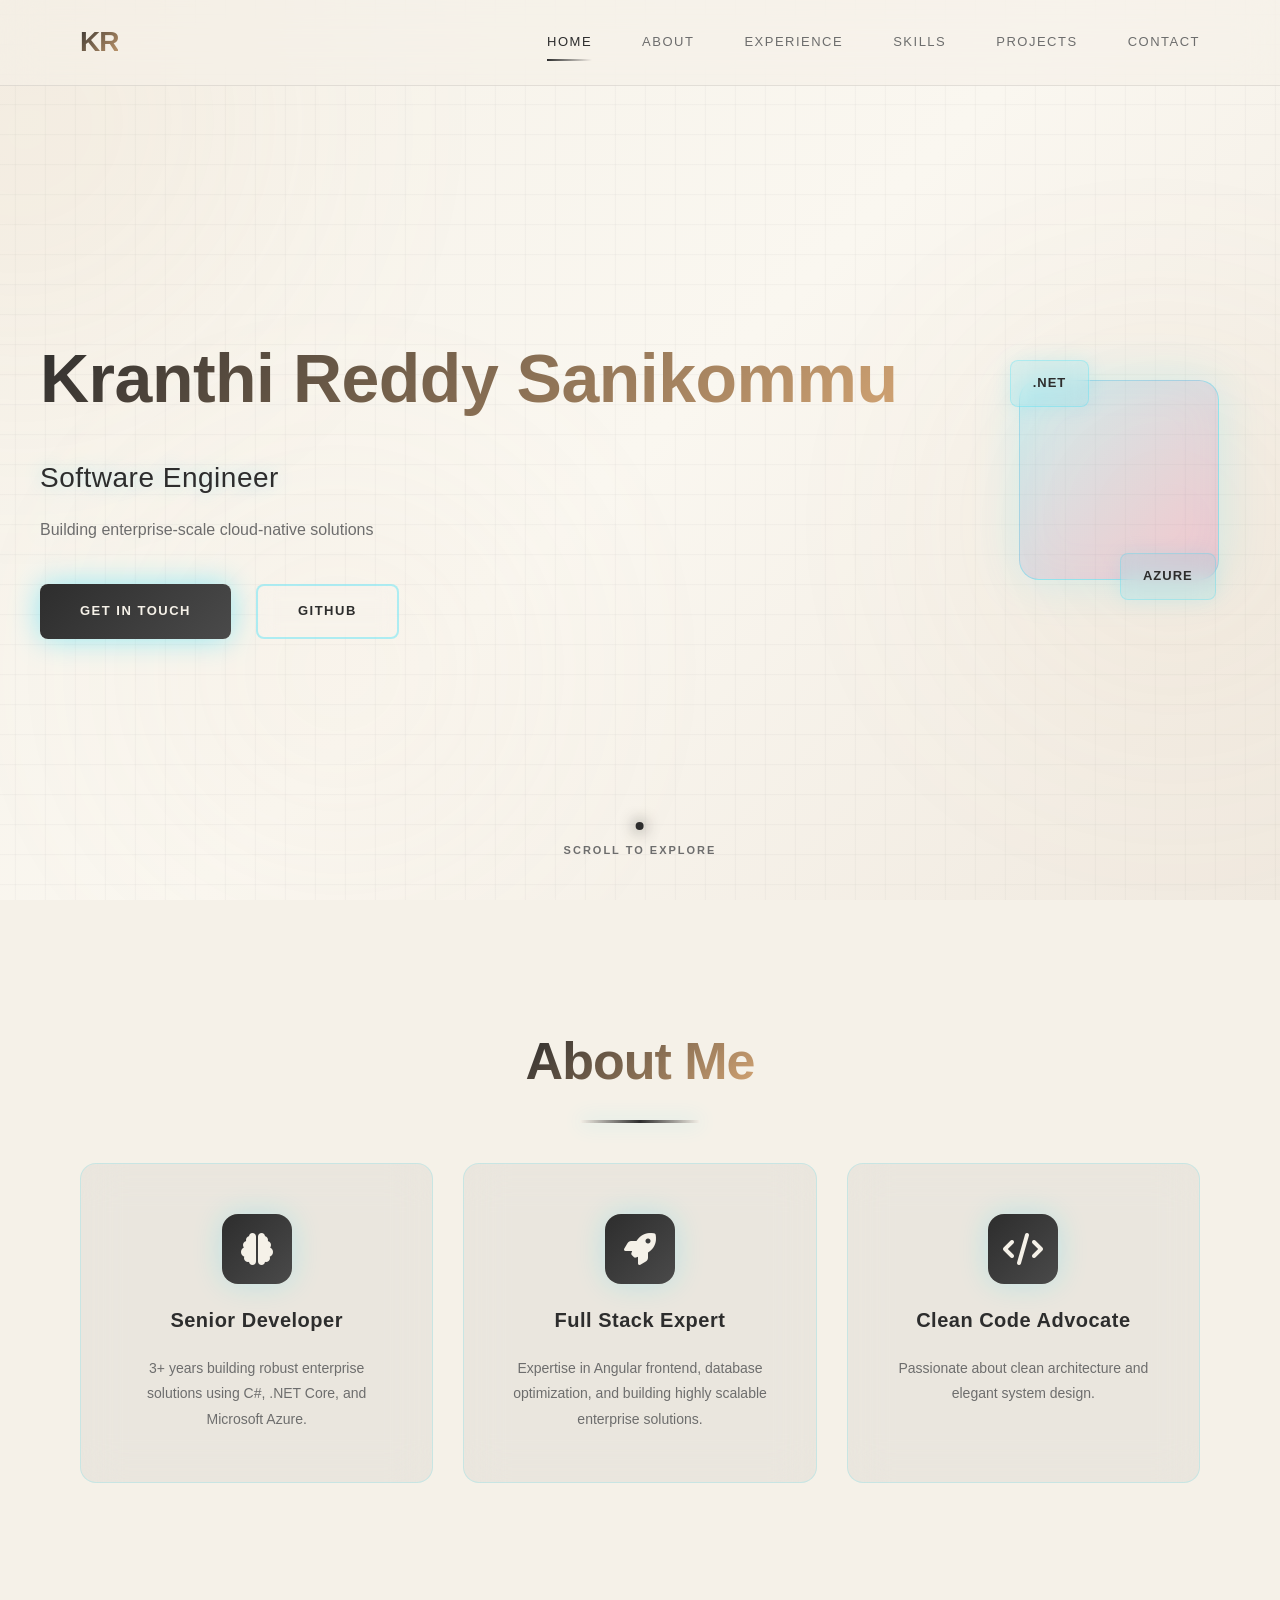
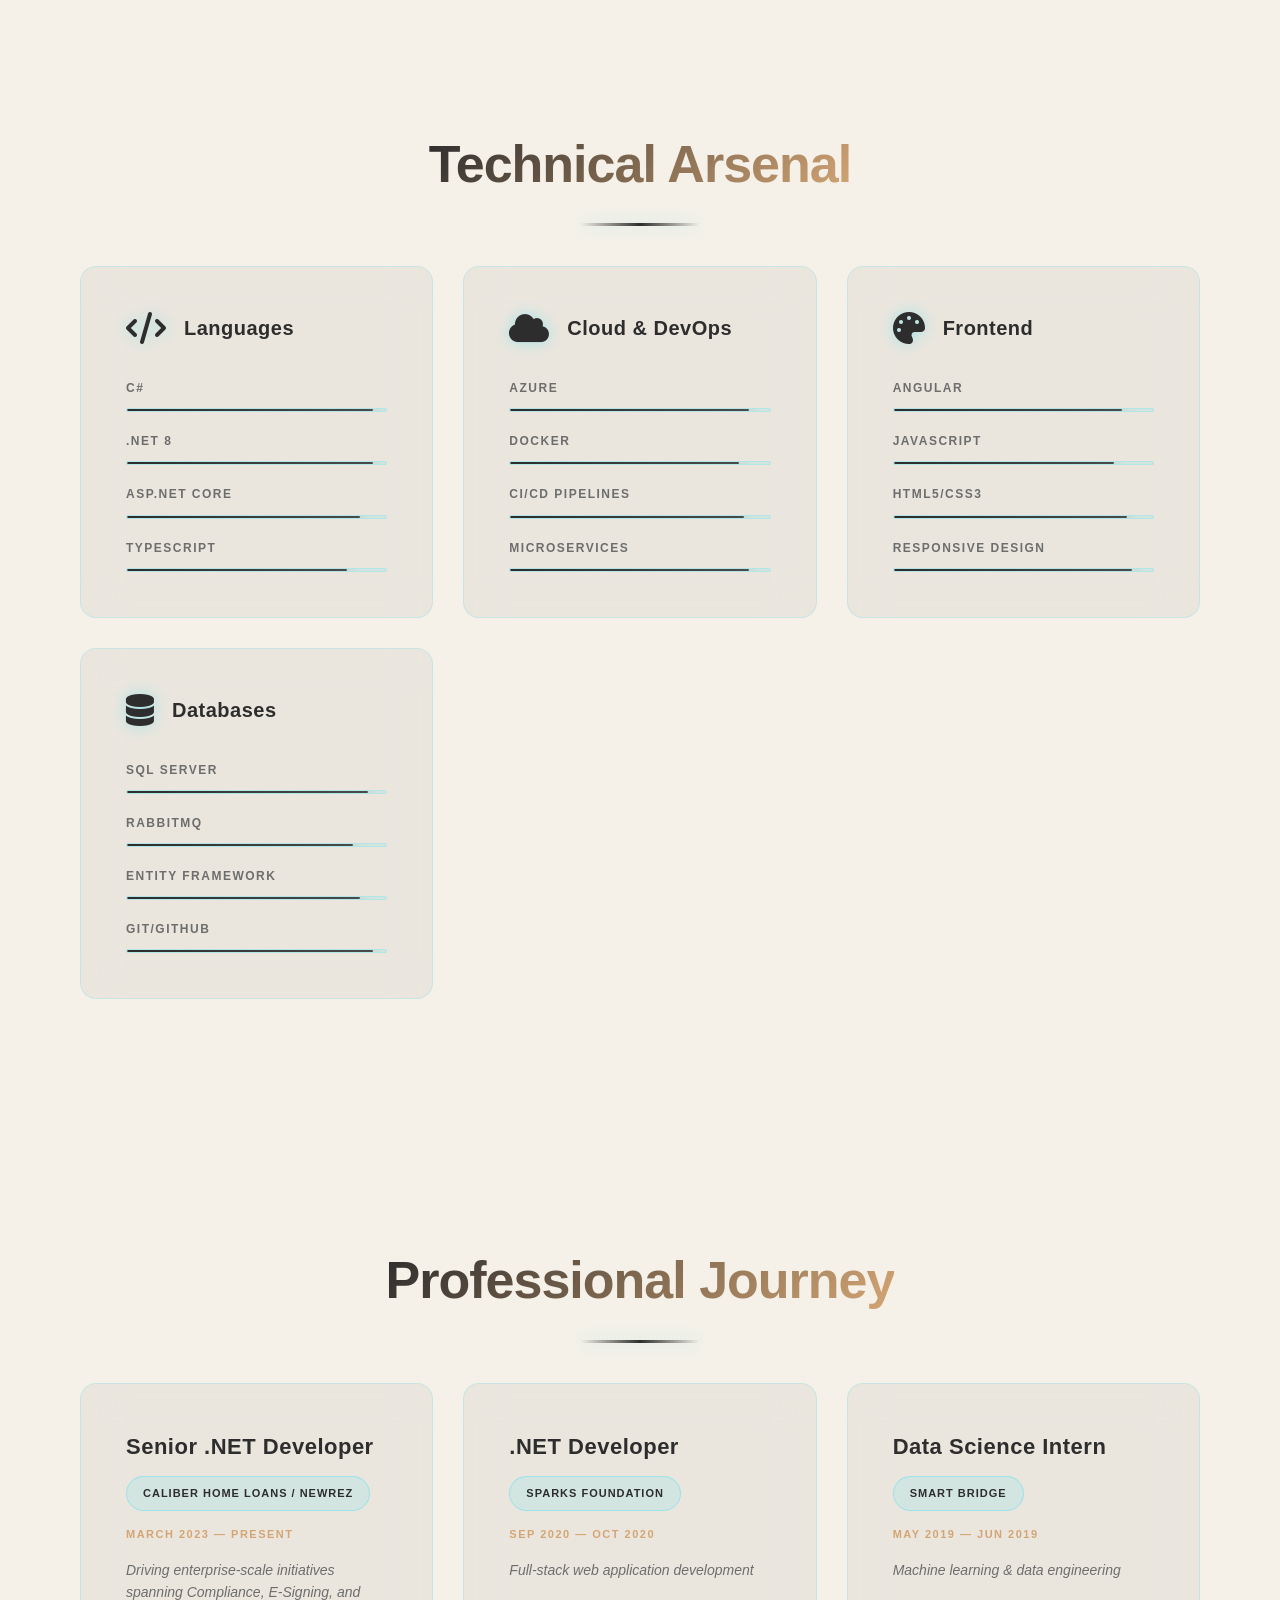
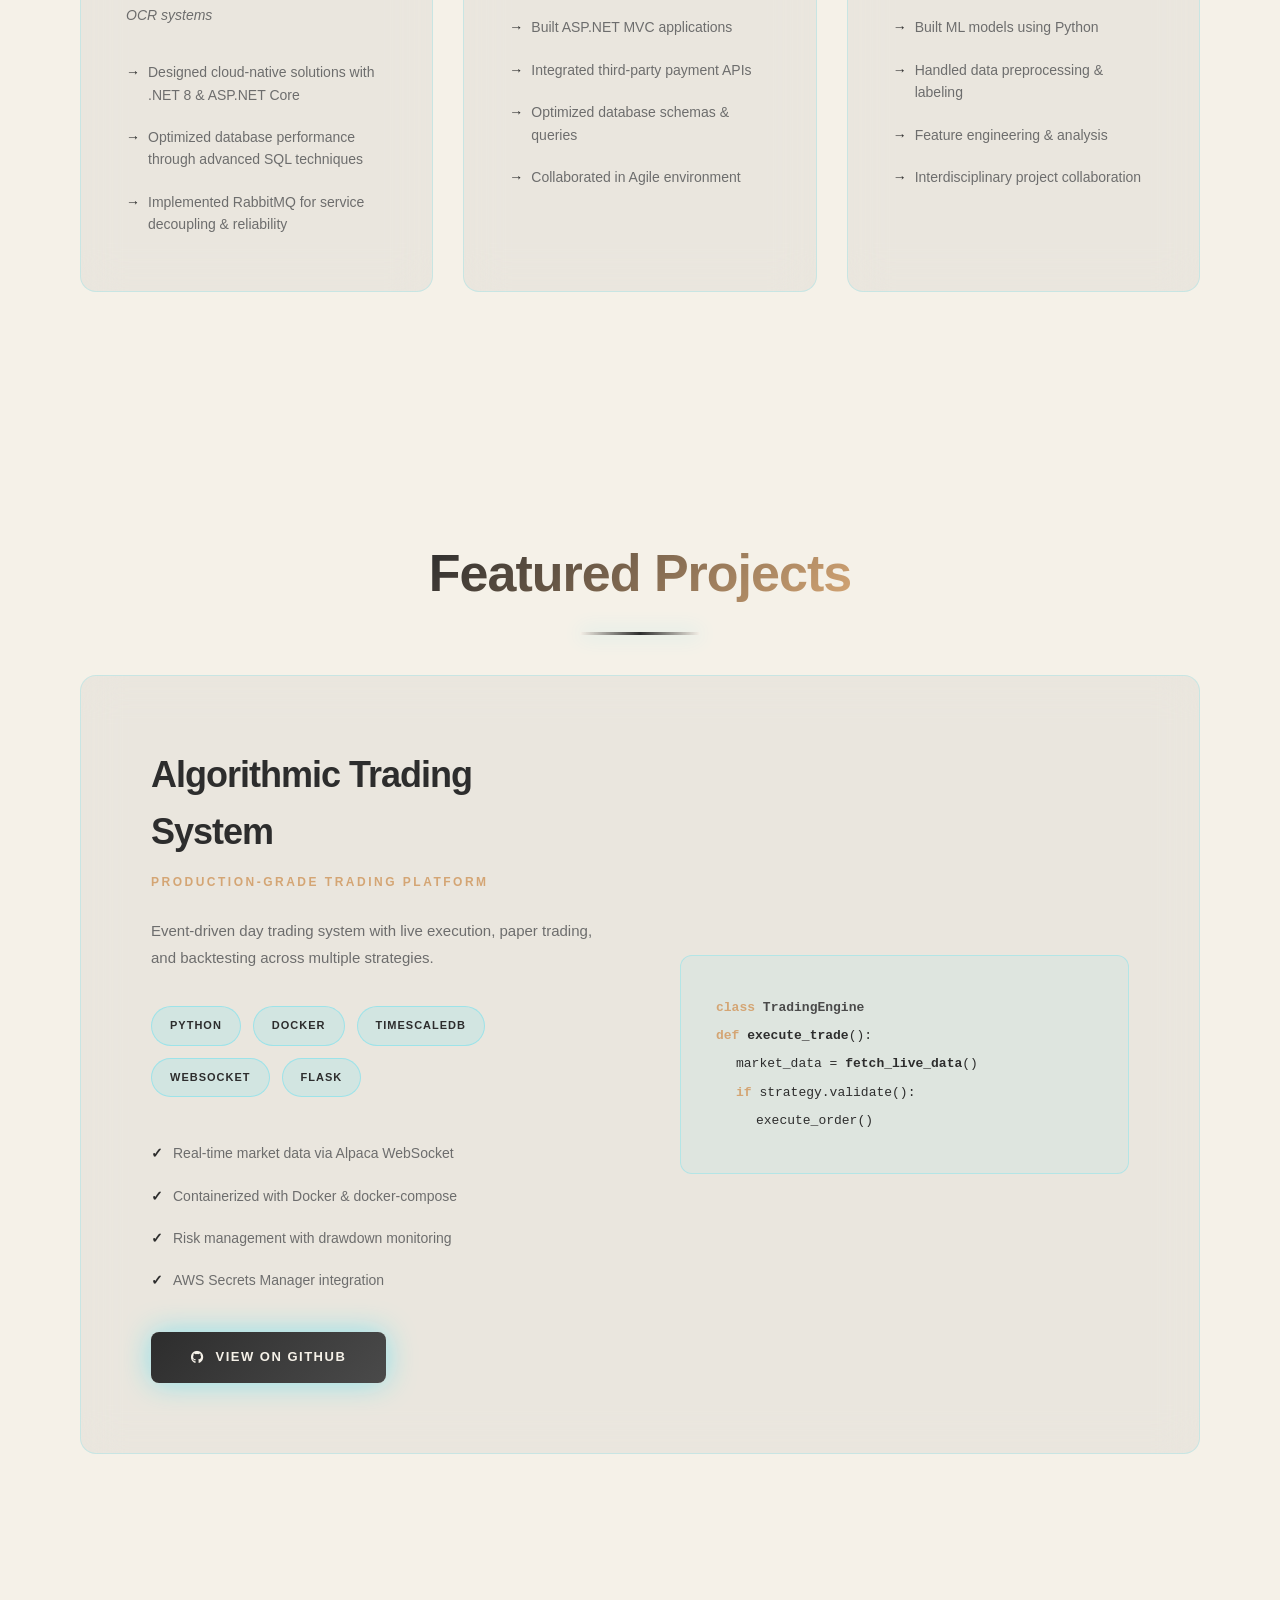
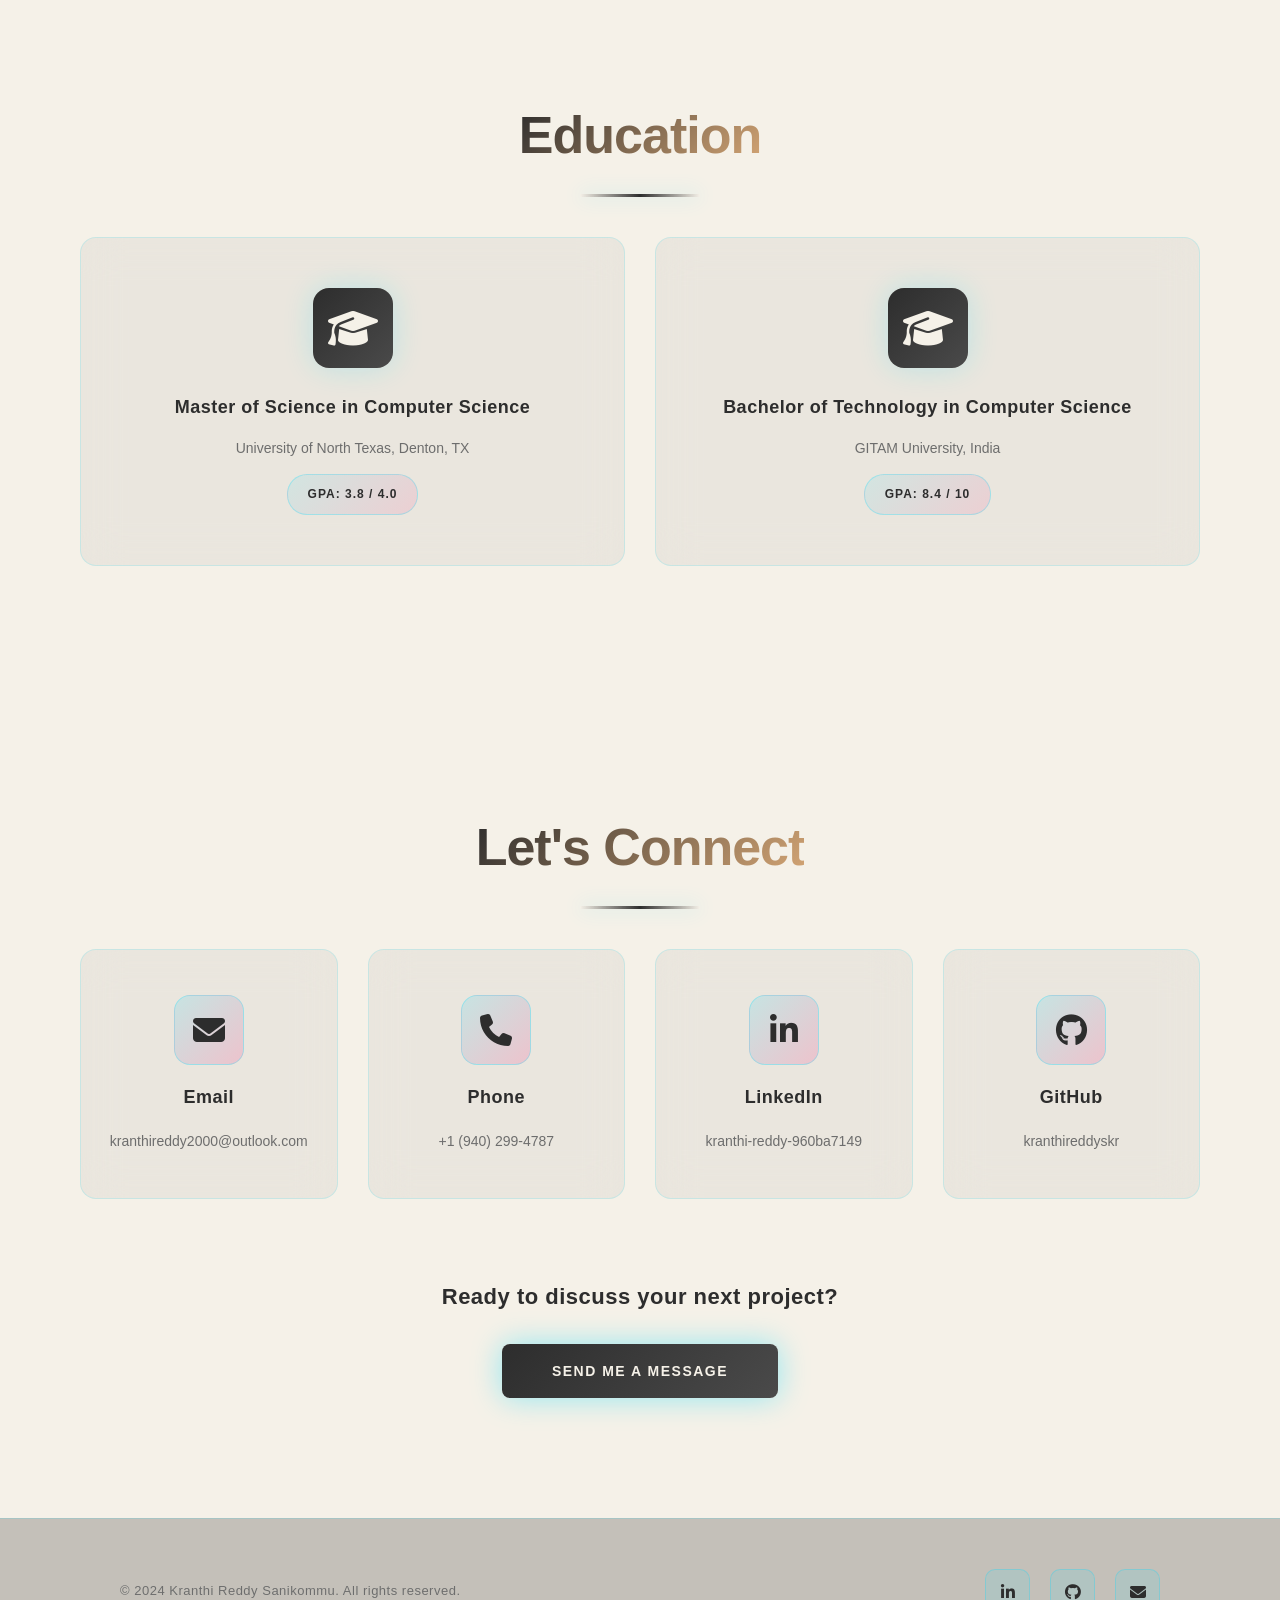
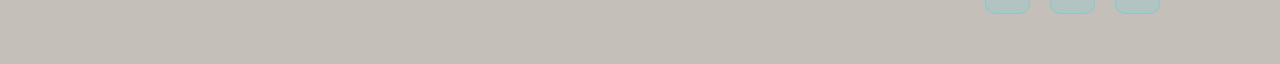
<file: index.html>
<!DOCTYPE html>
<html lang="en">
<head>
  <meta charset="UTF-8">
  <meta name="viewport" content="width=device-width, initial-scale=1.0">
  <title>Kranthi Reddy - Senior .NET Developer</title>
  <link rel="stylesheet" href="styles.css">
  <link rel="stylesheet" href="https://cdnjs.cloudflare.com/ajax/libs/font-awesome/6.4.0/css/all.min.css">
</head>
<body>
  <!-- Animated Background -->
  <div class="background-animation">
    <div class="gradient-orb orb-1"></div>
    <div class="gradient-orb orb-2"></div>
    <div class="gradient-orb orb-3"></div>
  </div>

  <!-- Navigation -->
  <nav class="navbar">
    <div class="nav-container">
      <div class="nav-logo">
        <div class="logo-3d">KR</div>
      </div>
      <div class="nav-menu" id="navMenu">
        <a href="#home" class="nav-link active">Home</a>
        <a href="#about" class="nav-link">About</a>
        <a href="#experience" class="nav-link">Experience</a>
        <a href="#skills" class="nav-link">Skills</a>
        <a href="#projects" class="nav-link">Projects</a>
        <a href="#contact" class="nav-link">Contact</a>
      </div>
      <div class="hamburger" id="hamburger">
        <span></span>
        <span></span>
        <span></span>
      </div>
    </div>
  </nav>

  <!-- Hero Section with Advanced Animation -->
  <section id="home" class="hero">
    <div class="hero-content">
      <div class="hero-text">
        <h1 class="glitch" data-text="Kranthi Reddy Sanikommu"><span class="name-line">Kranthi Reddy Sanikommu</span></h1>
        <p class="subtitle neon-text">Software Engineer</p>
        <p class="description tech-glow">Building enterprise-scale cloud-native solutions</p>

        <div class="hero-buttons">
          <a href="#contact" class="btn btn-glow">Get In Touch</a>
          <a href="https://github.com/kranthireddyskr" target="_blank" class="btn btn-glass">GitHub</a>
        </div>
      </div>
      <div class="hero-visual">
        <div class="floating-cube"></div>
        <div class="floating-elements">
          <span class="element">.NET</span>
          <span class="element">Azure</span>
        </div>
      </div>
    </div>

    <div class="scroll-indicator">
      <div class="scroll-dot"></div>
      <p>Scroll to explore</p>
    </div>
  </section>

  <!-- About Section -->
  <section id="about" class="about">
    <div class="container">
      <h2 class="section-title">
        <span class="title-text">About Me</span>
        <div class="title-underline"></div>
      </h2>

      <div class="about-grid">
        <div class="about-card glass-effect">
          <div class="card-icon">
            <i class="fas fa-brain"></i>
          </div>
          <h3>Senior Developer</h3>
          <p>3+ years building robust enterprise solutions using C#, .NET Core, and Microsoft Azure.</p>
        </div>

        <div class="about-card glass-effect">
          <div class="card-icon">
            <i class="fas fa-rocket"></i>
          </div>
          <h3>Full Stack Expert</h3>
          <p>Expertise in Angular frontend, database optimization, and building highly scalable enterprise solutions.</p>
        </div>

        <div class="about-card glass-effect">
          <div class="card-icon">
            <i class="fas fa-code"></i>
          </div>
          <h3>Clean Code Advocate</h3>
          <p>Passionate about clean architecture and elegant system design.</p>
        </div>
      </div>
    </div>
  </section>

  <!-- Skills Section with Interactive Cards -->
  <section id="skills" class="skills">
    <div class="container">
      <h2 class="section-title">
        <span class="title-text">Technical Arsenal</span>
        <div class="title-underline"></div>
      </h2>

      <div class="skills-grid">
        <div class="skill-card-advanced glass-effect">
          <div class="skill-header">
            <i class="fas fa-code"></i>
            <h3>Languages</h3>
          </div>
          <div class="skill-list">
            <div class="skill-item"><span>C#</span><div class="skill-bar"><div class="skill-fill" style="width: 95%"></div></div></div>
            <div class="skill-item"><span>.NET 8</span><div class="skill-bar"><div class="skill-fill" style="width: 95%"></div></div></div>
            <div class="skill-item"><span>ASP.NET Core</span><div class="skill-bar"><div class="skill-fill" style="width: 90%"></div></div></div>
            <div class="skill-item"><span>TypeScript</span><div class="skill-bar"><div class="skill-fill" style="width: 85%"></div></div></div>
          </div>
        </div>

        <div class="skill-card-advanced glass-effect">
          <div class="skill-header">
            <i class="fas fa-cloud"></i>
            <h3>Cloud & DevOps</h3>
          </div>
          <div class="skill-list">
            <div class="skill-item"><span>Azure</span><div class="skill-bar"><div class="skill-fill" style="width: 92%"></div></div></div>
            <div class="skill-item"><span>Docker</span><div class="skill-bar"><div class="skill-fill" style="width: 88%"></div></div></div>
            <div class="skill-item"><span>CI/CD Pipelines</span><div class="skill-bar"><div class="skill-fill" style="width: 90%"></div></div></div>
            <div class="skill-item"><span>Microservices</span><div class="skill-bar"><div class="skill-fill" style="width: 92%"></div></div></div>
          </div>
        </div>

        <div class="skill-card-advanced glass-effect">
          <div class="skill-header">
            <i class="fas fa-palette"></i>
            <h3>Frontend</h3>
          </div>
          <div class="skill-list">
            <div class="skill-item"><span>Angular</span><div class="skill-bar"><div class="skill-fill" style="width: 88%"></div></div></div>
            <div class="skill-item"><span>JavaScript</span><div class="skill-bar"><div class="skill-fill" style="width: 85%"></div></div></div>
            <div class="skill-item"><span>HTML5/CSS3</span><div class="skill-bar"><div class="skill-fill" style="width: 90%"></div></div></div>
            <div class="skill-item"><span>Responsive Design</span><div class="skill-bar"><div class="skill-fill" style="width: 92%"></div></div></div>
          </div>
        </div>

        <div class="skill-card-advanced glass-effect">
          <div class="skill-header">
            <i class="fas fa-database"></i>
            <h3>Databases</h3>
          </div>
          <div class="skill-list">
            <div class="skill-item"><span>SQL Server</span><div class="skill-bar"><div class="skill-fill" style="width: 93%"></div></div></div>
            <div class="skill-item"><span>RabbitMQ</span><div class="skill-bar"><div class="skill-fill" style="width: 87%"></div></div></div>
            <div class="skill-item"><span>Entity Framework</span><div class="skill-bar"><div class="skill-fill" style="width: 90%"></div></div></div>
            <div class="skill-item"><span>Git/GitHub</span><div class="skill-bar"><div class="skill-fill" style="width: 95%"></div></div></div>
          </div>
        </div>
      </div>
    </div>
  </section>

  <!-- Experience Section -->
  <section id="experience" class="experience">
    <div class="container">
      <h2 class="section-title">
        <span class="title-text">Professional Journey</span>
        <div class="title-underline"></div>
      </h2>

      <div class="experience-grid">
        <div class="experience-card glass-effect">
          <div class="experience-header">
            <h3>Senior .NET Developer</h3>
            <span class="company-badge">Caliber Home Loans / NewRez</span>
          </div>
          <p class="experience-date">March 2023 — Present</p>
          <p class="experience-desc">Driving enterprise-scale initiatives spanning Compliance, E-Signing, and OCR systems</p>
          <ul class="experience-achievements">
            <li>Designed cloud-native solutions with .NET 8 & ASP.NET Core</li>
            <li>Optimized database performance through advanced SQL techniques</li>
            <li>Implemented RabbitMQ for service decoupling & reliability</li>
          </ul>
        </div>

        <div class="experience-card glass-effect">
          <div class="experience-header">
            <h3>.NET Developer</h3>
            <span class="company-badge">Sparks Foundation</span>
          </div>
          <p class="experience-date">Sep 2020 — Oct 2020</p>
          <p class="experience-desc">Full-stack web application development</p>
          <ul class="experience-achievements">
            <li>Built ASP.NET MVC applications</li>
            <li>Integrated third-party payment APIs</li>
            <li>Optimized database schemas & queries</li>
            <li>Collaborated in Agile environment</li>
          </ul>
        </div>

        <div class="experience-card glass-effect">
          <div class="experience-header">
            <h3>Data Science Intern</h3>
            <span class="company-badge">Smart Bridge</span>
          </div>
          <p class="experience-date">May 2019 — Jun 2019</p>
          <p class="experience-desc">Machine learning & data engineering</p>
          <ul class="experience-achievements">
            <li>Built ML models using Python</li>
            <li>Handled data preprocessing & labeling</li>
            <li>Feature engineering & analysis</li>
            <li>Interdisciplinary project collaboration</li>
          </ul>
        </div>
      </div>
    </div>
  </section>

  <!-- Featured Projects -->
  <section id="projects" class="projects">
    <div class="container">
      <h2 class="section-title">
        <span class="title-text">Featured Projects</span>
        <div class="title-underline"></div>
      </h2>

      <div class="project-showcase glass-effect">
        <div class="project-content">
          <h3 class="project-title">Algorithmic Trading System</h3>
          <p class="project-type">Production-Grade Trading Platform</p>
          <p class="project-description">
            Event-driven day trading system with live execution, paper trading, and backtesting across multiple strategies.
          </p>

          <div class="tech-stack">
            <span class="tech">Python</span>
            <span class="tech">Docker</span>
            <span class="tech">TimescaleDB</span>
            <span class="tech">WebSocket</span>
            <span class="tech">Flask</span>
          </div>

          <ul class="project-features">
            <li>Real-time market data via Alpaca WebSocket</li>
            <li>Containerized with Docker & docker-compose</li>
            <li>Risk management with drawdown monitoring</li>
            <li>AWS Secrets Manager integration</li>
          </ul>

          <a href="https://github.com/kranthireddyskr/trading-system" target="_blank" class="btn btn-glow">
            <i class="fab fa-github"></i> View on GitHub
          </a>
        </div>
        <div class="project-visual">
          <div class="code-block">
            <div class="code-line"><span class="code-keyword">class</span> <span class="code-class">TradingEngine</span></div>
            <div class="code-line"><span class="code-keyword">def</span> <span class="code-function">execute_trade</span>():</div>
            <div class="code-line indent">market_data = <span class="code-function">fetch_live_data</span>()</div>
            <div class="code-line indent"><span class="code-keyword">if</span> strategy.validate():</div>
            <div class="code-line indent-2">execute_order()</div>
          </div>
        </div>
      </div>
    </div>
  </section>

  <!-- Education -->
  <section id="education" class="education">
    <div class="container">
      <h2 class="section-title">
        <span class="title-text">Education</span>
        <div class="title-underline"></div>
      </h2>

      <div class="education-grid">
        <div class="education-card glass-effect">
          <div class="education-icon">
            <i class="fas fa-graduation-cap"></i>
          </div>
          <h3>Master of Science in Computer Science</h3>
          <p class="school">University of North Texas, Denton, TX</p>
          <div class="gpa-badge">GPA: 3.8 / 4.0</div>
        </div>

        <div class="education-card glass-effect">
          <div class="education-icon">
            <i class="fas fa-graduation-cap"></i>
          </div>
          <h3>Bachelor of Technology in Computer Science</h3>
          <p class="school">GITAM University, India</p>
          <div class="gpa-badge">GPA: 8.4 / 10</div>
        </div>
      </div>
    </div>
  </section>

  <!-- Contact Section -->
  <section id="contact" class="contact">
    <div class="container">
      <h2 class="section-title">
        <span class="title-text">Let's Connect</span>
        <div class="title-underline"></div>
      </h2>

      <div class="contact-grid">
        <a href="mailto:kranthireddy2000@outlook.com" class="contact-card glass-effect hover-glow">
          <div class="contact-icon">
            <i class="fas fa-envelope"></i>
          </div>
          <h3>Email</h3>
          <p>kranthireddy2000@outlook.com</p>
          <div class="contact-arrow">→</div>
        </a>

        <a href="tel:+19402994787" class="contact-card glass-effect hover-glow">
          <div class="contact-icon">
            <i class="fas fa-phone"></i>
          </div>
          <h3>Phone</h3>
          <p>+1 (940) 299-4787</p>
          <div class="contact-arrow">→</div>
        </a>

        <a href="https://www.linkedin.com/in/kranthi-reddy-960ba7149/" target="_blank" class="contact-card glass-effect hover-glow">
          <div class="contact-icon">
            <i class="fab fa-linkedin-in"></i>
          </div>
          <h3>LinkedIn</h3>
          <p>kranthi-reddy-960ba7149</p>
          <div class="contact-arrow">→</div>
        </a>

        <a href="https://github.com/kranthireddyskr" target="_blank" class="contact-card glass-effect hover-glow">
          <div class="contact-icon">
            <i class="fab fa-github"></i>
          </div>
          <h3>GitHub</h3>
          <p>kranthireddyskr</p>
          <div class="contact-arrow">→</div>
        </a>
      </div>

      <div class="cta-section">
        <p>Ready to discuss your next project?</p>
        <a href="mailto:kranthireddy2000@outlook.com" class="btn btn-large btn-glow">Send Me a Message</a>
      </div>
    </div>
  </section>

  <!-- Footer -->
  <footer class="footer">
    <div class="container">
      <div class="footer-content">
        <p>&copy; 2024 Kranthi Reddy Sanikommu. All rights reserved.</p>
        <div class="social-links">
          <a href="https://www.linkedin.com/in/kranthi-reddy-960ba7149/" target="_blank" class="social-icon">
            <i class="fab fa-linkedin-in"></i>
          </a>
          <a href="https://github.com/kranthireddyskr" target="_blank" class="social-icon">
            <i class="fab fa-github"></i>
          </a>
          <a href="mailto:kranthireddy2000@outlook.com" class="social-icon">
            <i class="fas fa-envelope"></i>
          </a>
        </div>
      </div>
    </div>
  </footer>

  <script src="script.js"></script>
</body>
</html>
</file>
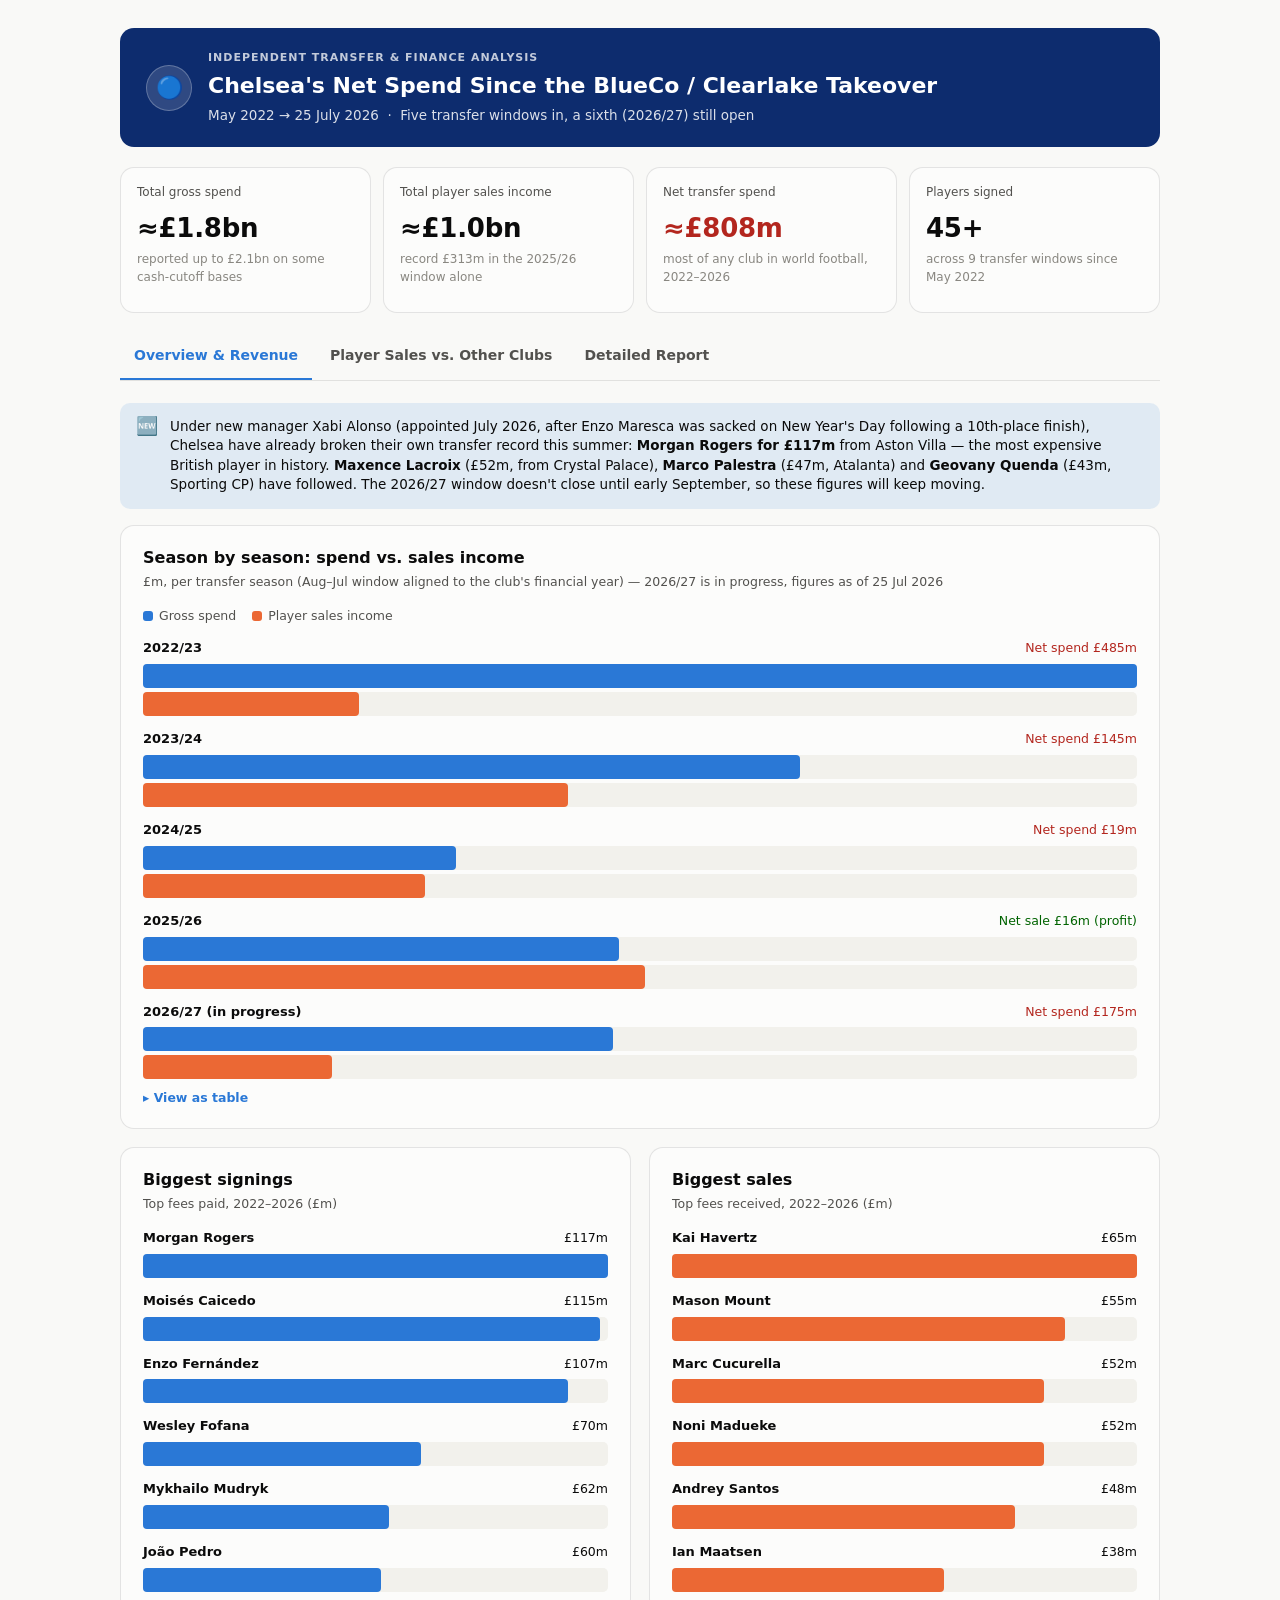
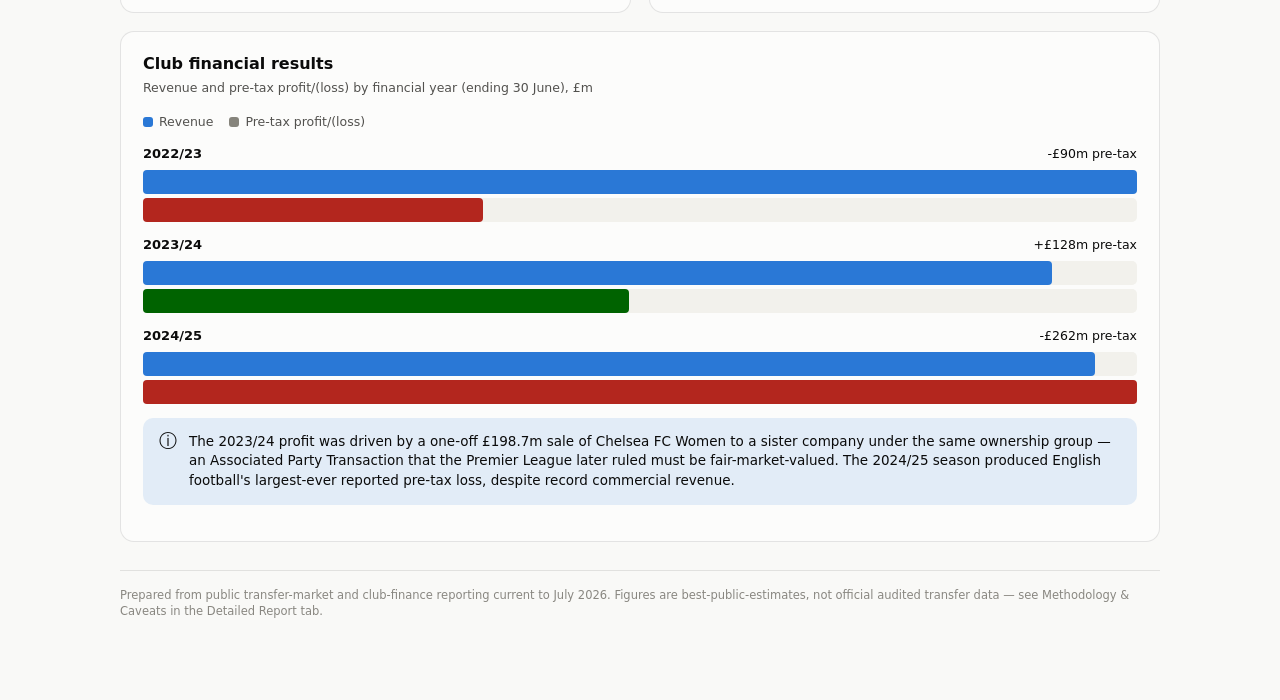
<file: chelsea-net-spend-dashboard/index.html>
<!DOCTYPE html>
<html lang="en">
<head>
<meta charset="UTF-8">
<meta name="viewport" content="width=device-width, initial-scale=1.0">
<title>Chelsea Net Spend Since the BlueCo Takeover</title>
<style>
  :root{
    color-scheme: light;
    --page:          #f9f9f7;
    --surface:       #fcfcfb;
    --surface-2:     #f2f1ec;
    --text-primary:  #0b0b0b;
    --text-secondary:#52514e;
    --muted:         #898781;
    --grid:          #e1e0d9;
    --baseline:      #c3c2b7;
    --border:        rgba(11,11,11,0.10);
    --chelsea:       #0d2c6e;
    --chelsea-ink:   #ffffff;
    --series-a:      #2a78d6;   /* Chelsea / spend */
    --series-a-wash: rgba(42,120,214,0.12);
    --series-b:      #eb6834;   /* sales income */
    --series-b-wash: rgba(235,104,52,0.12);
    --series-muted:  #86847c;   /* rival clubs */
    --good:          #006300;
    --bad:           #b3261e;
    --radius:        14px;
  }
  @media (prefers-color-scheme: dark){
    :root:where(:not([data-theme="light"])){
      color-scheme: dark;
      --page:          #0d0d0d;
      --surface:       #1a1a19;
      --surface-2:     #212120;
      --text-primary:  #ffffff;
      --text-secondary:#c3c2b7;
      --muted:         #898781;
      --grid:          #2c2c2a;
      --baseline:      #383835;
      --border:        rgba(255,255,255,0.10);
      --chelsea:       #16408f;
      --chelsea-ink:   #ffffff;
      --series-a:      #3987e5;
      --series-a-wash: rgba(57,135,229,0.16);
      --series-b:      #d95926;
      --series-b-wash: rgba(217,89,38,0.16);
      --series-muted:  #6f6d66;
      --good:          #0ca30c;
      --bad:           #e66767;
    }
  }
  :root[data-theme="dark"]{
    color-scheme: dark;
    --page:          #0d0d0d;
    --surface:       #1a1a19;
    --surface-2:     #212120;
    --text-primary:  #ffffff;
    --text-secondary:#c3c2b7;
    --muted:         #898781;
    --grid:          #2c2c2a;
    --baseline:      #383835;
    --border:        rgba(255,255,255,0.10);
    --chelsea:       #16408f;
    --chelsea-ink:   #ffffff;
    --series-a:      #3987e5;
    --series-a-wash: rgba(57,135,229,0.16);
    --series-b:      #d95926;
    --series-b-wash: rgba(217,89,38,0.16);
    --series-muted:  #6f6d66;
    --good:          #0ca30c;
    --bad:           #e66767;
  }
  :root[data-theme="light"]{
    color-scheme: light;
    --page:          #f9f9f7;
    --surface:       #fcfcfb;
    --surface-2:     #f2f1ec;
    --text-primary:  #0b0b0b;
    --text-secondary:#52514e;
    --muted:         #898781;
    --grid:          #e1e0d9;
    --baseline:      #c3c2b7;
    --border:        rgba(11,11,11,0.10);
    --chelsea:       #0d2c6e;
    --chelsea-ink:   #ffffff;
    --series-a:      #2a78d6;
    --series-a-wash: rgba(42,120,214,0.12);
    --series-b:      #eb6834;
    --series-b-wash: rgba(235,104,52,0.12);
    --series-muted:  #86847c;
    --good:          #006300;
    --bad:           #b3261e;
  }

  *{ box-sizing:border-box; }
  html,body{ margin:0; padding:0; }
  body{
    background:var(--page);
    color:var(--text-primary);
    font-family: system-ui, -apple-system, "Segoe UI", sans-serif;
    line-height:1.45;
    -webkit-font-smoothing:antialiased;
  }
  a{ color:var(--series-a); }

  .wrap{ max-width:1080px; margin:0 auto; padding:28px 20px 80px; }

  /* ---------- Masthead ---------- */
  header.masthead{
    display:flex; align-items:center; gap:16px;
    background:var(--chelsea); color:var(--chelsea-ink);
    border-radius:var(--radius);
    padding:22px 26px;
    margin-bottom:20px;
  }
  .crest{
    width:46px; height:46px; border-radius:50%;
    background:rgba(255,255,255,0.14);
    display:flex; align-items:center; justify-content:center;
    font-size:22px; flex:none;
    border:1px solid rgba(255,255,255,0.25);
  }
  .masthead-text .eyebrow{
    text-transform:uppercase; letter-spacing:0.09em; font-size:11px;
    font-weight:600; opacity:0.75; margin:0 0 4px;
  }
  .masthead-text h1{
    font-size:22px; margin:0 0 4px; font-weight:700; text-wrap:balance;
  }
  .masthead-text p{ margin:0; font-size:13.5px; opacity:0.85; }

  /* ---------- Stat tiles ---------- */
  .stat-row{
    display:grid; grid-template-columns:repeat(4,1fr); gap:12px;
    margin-bottom:22px;
  }
  @media (max-width:720px){ .stat-row{ grid-template-columns:repeat(2,1fr);} }
  .stat-tile{
    background:var(--surface); border:1px solid var(--border); border-radius:var(--radius);
    padding:16px 16px 14px;
  }
  .stat-tile .label{ font-size:12px; color:var(--text-secondary); margin:0 0 8px; }
  .stat-tile .value{ font-size:26px; font-weight:700; margin:0; letter-spacing:-0.01em; }
  .stat-tile .sub{ font-size:12px; color:var(--muted); margin-top:4px; }
  .stat-tile .value.good{ color:var(--good); }
  .stat-tile .value.bad{ color:var(--bad); }

  /* ---------- Tabs ---------- */
  .tabbar{
    display:flex; gap:4px; border-bottom:1px solid var(--border);
    margin-bottom:22px; overflow-x:auto;
  }
  .tabbtn{
    appearance:none; border:none; background:none; cursor:pointer;
    font:inherit; font-size:14px; font-weight:600; color:var(--text-secondary);
    padding:10px 14px 12px; border-bottom:2px solid transparent;
    white-space:nowrap;
  }
  .tabbtn:hover{ color:var(--text-primary); }
  .tabbtn.active{ color:var(--series-a); border-bottom-color:var(--series-a); }
  .tabbtn:focus-visible{ outline:2px solid var(--series-a); outline-offset:2px; }
  .tabpanel{ display:none; }
  .tabpanel.active{ display:block; }

  /* ---------- Cards ---------- */
  .card{
    background:var(--surface); border:1px solid var(--border); border-radius:var(--radius);
    padding:20px 22px; margin-bottom:18px;
  }
  .card h2{ font-size:16px; margin:0 0 4px; }
  .card .card-sub{ font-size:12.5px; color:var(--text-secondary); margin:0 0 16px; }
  .two-col{ display:grid; grid-template-columns:1fr 1fr; gap:18px; }
  @media (max-width:760px){ .two-col{ grid-template-columns:1fr; } }

  /* ---------- Legend ---------- */
  .legend{ display:flex; gap:16px; flex-wrap:wrap; margin-bottom:14px; }
  .legend-item{ display:flex; align-items:center; gap:6px; font-size:12.5px; color:var(--text-secondary); }
  .swatch{ width:10px; height:10px; border-radius:3px; flex:none; }

  /* ---------- Bar rows (season / ranking charts) ---------- */
  .barchart{ display:flex; flex-direction:column; gap:14px; }
  .bar-row{ }
  .bar-row .row-head{
    display:flex; justify-content:space-between; align-items:baseline;
    font-size:13px; margin-bottom:6px;
  }
  .row-head .rname{ font-weight:600; }
  .row-head .rnet{ font-variant-numeric:tabular-nums; font-size:12.5px; }
  .row-head .rnet.bad{ color:var(--bad); }
  .row-head .rnet.good{ color:var(--good); }
  .bar-track{
    position:relative; height:24px; background:var(--surface-2);
    border-radius:5px; overflow:visible;
  }
  .bar-fill{
    position:absolute; top:0; left:0; height:24px; border-radius:4px;
    display:flex; align-items:center;
    transition:filter .12s ease;
    cursor:pointer;
  }
  .bar-fill:hover, .bar-fill:focus-visible{ filter:brightness(1.08); outline:none; }
  .bar-fill .tip{
    position:absolute; right:-6px; transform:translateX(100%);
    font-size:12px; font-weight:600; color:var(--text-primary);
    white-space:nowrap; font-variant-numeric:tabular-nums;
  }
  .bar-pair{ display:flex; flex-direction:column; gap:4px; }

  /* single-series bar (ranking charts) */
  .rank-row{ display:grid; grid-template-columns:150px 1fr 64px; align-items:center; gap:10px; }
  .rank-row .rank-label{ font-size:13px; font-weight:600; }
  .rank-row .rank-label.hi{ color:var(--series-a); }
  .rank-row .rank-track{ position:relative; height:18px; background:var(--surface-2); border-radius:5px; }
  .rank-row .rank-fill{ position:absolute; top:0; left:0; height:18px; border-radius:4px; cursor:pointer; }
  .rank-row .rank-val{ font-size:12.5px; text-align:right; font-variant-numeric:tabular-nums; color:var(--text-secondary); }

  /* ---------- Tooltip ---------- */
  #tooltip{
    position:fixed; pointer-events:none; z-index:50;
    background:var(--text-primary); color:var(--surface);
    font-size:12.5px; padding:7px 10px; border-radius:8px;
    box-shadow:0 6px 18px rgba(0,0,0,0.18);
    opacity:0; transform:translate(-50%,-120%); transition:opacity .1s ease;
    max-width:220px;
  }
  #tooltip.show{ opacity:1; }
  #tooltip .tt-val{ font-weight:700; }
  #tooltip .tt-label{ opacity:0.75; margin-top:1px; }

  /* ---------- Tables ---------- */
  details.tbl{ margin-top:10px; }
  details.tbl summary{
    cursor:pointer; font-size:12.5px; color:var(--series-a); font-weight:600;
    list-style:none;
  }
  details.tbl summary::-webkit-details-marker{ display:none; }
  details.tbl summary::before{ content:"▸ "; }
  details.tbl[open] summary::before{ content:"▾ "; }
  .tbl-scroll{ overflow-x:auto; margin-top:10px; }
  table{ border-collapse:collapse; width:100%; font-size:13px; min-width:480px; }
  th,td{ text-align:left; padding:8px 10px; border-bottom:1px solid var(--grid); }
  th{ color:var(--text-secondary); font-weight:600; font-size:12px; text-transform:uppercase; letter-spacing:0.04em; }
  td.num, th.num{ text-align:right; font-variant-numeric:tabular-nums; }
  tr.total td{ font-weight:700; border-top:1px solid var(--baseline); border-bottom:none; }
  tr.hi td:first-child{ color:var(--series-a); font-weight:700; }

  /* ---------- Callout ---------- */
  .callout{
    display:flex; gap:12px; align-items:flex-start;
    background:var(--series-a-wash); border-radius:10px; padding:14px 16px;
    font-size:13.5px; margin-bottom:16px;
  }
  .callout .ico{ font-size:18px; line-height:1; }

  /* ---------- Report tab (prose) ---------- */
  .report h3{ font-size:15px; margin:22px 0 8px; }
  .report h3:first-child{ margin-top:0; }
  .report p{ font-size:14px; color:var(--text-secondary); margin:0 0 12px; max-width:70ch; }
  .report ul{ margin:0 0 12px; padding-left:20px; font-size:14px; color:var(--text-secondary); }
  .report li{ margin-bottom:6px; }
  .report strong{ color:var(--text-primary); }
  .kpi-inline{ font-variant-numeric:tabular-nums; color:var(--text-primary); font-weight:600; }

  .sources{ font-size:12.5px; color:var(--text-secondary); }
  .sources ol{ padding-left:18px; }
  .sources li{ margin-bottom:6px; }

  footer.note{
    font-size:11.5px; color:var(--muted); margin-top:28px; padding-top:16px;
    border-top:1px solid var(--border);
  }
</style>
</head>
<body>
<div class="wrap">

  <header class="masthead">
    <div class="crest">🔵</div>
    <div class="masthead-text">
      <p class="eyebrow">Independent transfer &amp; finance analysis</p>
      <h1>Chelsea's Net Spend Since the BlueCo / Clearlake Takeover</h1>
      <p>May 2022 → 25 July 2026 &nbsp;·&nbsp; Five transfer windows in, a sixth (2026/27) still open</p>
    </div>
  </header>

  <div class="stat-row">
    <div class="stat-tile">
      <p class="label">Total gross spend</p>
      <p class="value">≈£1.8bn</p>
      <p class="sub">reported up to £2.1bn on some cash-cutoff bases</p>
    </div>
    <div class="stat-tile">
      <p class="label">Total player sales income</p>
      <p class="value">≈£1.0bn</p>
      <p class="sub">record £313m in the 2025/26 window alone</p>
    </div>
    <div class="stat-tile">
      <p class="label">Net transfer spend</p>
      <p class="value bad">≈£808m</p>
      <p class="sub">most of any club in world football, 2022–2026</p>
    </div>
    <div class="stat-tile">
      <p class="label">Players signed</p>
      <p class="value">45+</p>
      <p class="sub">across 9 transfer windows since May 2022</p>
    </div>
  </div>

  <nav class="tabbar" role="tablist">
    <button class="tabbtn active" data-tab="overview" role="tab" aria-selected="true">Overview &amp; Revenue</button>
    <button class="tabbtn" data-tab="compare" role="tab" aria-selected="false">Player Sales vs. Other Clubs</button>
    <button class="tabbtn" data-tab="report" role="tab" aria-selected="false">Detailed Report</button>
  </nav>

  <!-- ======================= TAB 1: OVERVIEW ======================= -->
  <section class="tabpanel active" id="panel-overview">

    <div class="callout">
      <span class="ico">🆕</span>
      <span>Under new manager Xabi Alonso (appointed July 2026, after Enzo Maresca was sacked on New Year's Day following a 10th-place finish), Chelsea have already broken their own transfer record this summer: <strong>Morgan Rogers for £117m</strong> from Aston Villa — the most expensive British player in history. <strong>Maxence Lacroix</strong> (£52m, from Crystal Palace), <strong>Marco Palestra</strong> (£47m, Atalanta) and <strong>Geovany Quenda</strong> (£43m, Sporting CP) have followed. The 2026/27 window doesn't close until early September, so these figures will keep moving.</span>
    </div>

    <div class="card">
      <h2>Season by season: spend vs. sales income</h2>
      <p class="card-sub">£m, per transfer season (Aug–Jul window aligned to the club's financial year) — 2026/27 is in progress, figures as of 25 Jul 2026</p>
      <div class="legend">
        <span class="legend-item"><span class="swatch" style="background:var(--series-a)"></span>Gross spend</span>
        <span class="legend-item"><span class="swatch" style="background:var(--series-b)"></span>Player sales income</span>
      </div>
      <div class="barchart" id="chart-seasons"></div>
      <details class="tbl">
        <summary>View as table</summary>
        <div class="tbl-scroll">
          <table>
            <thead><tr><th>Season</th><th class="num">Gross spend (£m)</th><th class="num">Sales income (£m)</th><th class="num">Net spend (£m)</th></tr></thead>
            <tbody id="tbl-seasons"></tbody>
          </table>
        </div>
      </details>
    </div>

    <div class="two-col">
      <div class="card">
        <h2>Biggest signings</h2>
        <p class="card-sub">Top fees paid, 2022–2026 (£m)</p>
        <div class="barchart" id="chart-signings"></div>
      </div>
      <div class="card">
        <h2>Biggest sales</h2>
        <p class="card-sub">Top fees received, 2022–2026 (£m)</p>
        <div class="barchart" id="chart-sales"></div>
      </div>
    </div>

    <div class="card">
      <h2>Club financial results</h2>
      <p class="card-sub">Revenue and pre-tax profit/(loss) by financial year (ending 30 June), £m</p>
      <div class="legend">
        <span class="legend-item"><span class="swatch" style="background:var(--series-a)"></span>Revenue</span>
        <span class="legend-item"><span class="swatch" style="background:var(--series-muted)"></span>Pre-tax profit/(loss)</span>
      </div>
      <div class="barchart" id="chart-financials"></div>
      <div class="callout" style="margin-top:14px;">
        <span class="ico">ⓘ</span>
        <span>The 2023/24 profit was driven by a one-off £198.7m sale of Chelsea FC Women to a sister company under the same ownership group — an Associated Party Transaction that the Premier League later ruled must be fair-market-valued. The 2024/25 season produced English football's largest-ever reported pre-tax loss, despite record commercial revenue.</span>
      </div>
    </div>

  </section>

  <!-- ======================= TAB 2: COMPARISON ======================= -->
  <section class="tabpanel" id="panel-compare">

    <div class="callout">
      <span class="ico">🏆</span>
      <span>Chelsea's summer 2025 window generated <strong>≈£313m</strong> in player sales — the most any club has ever raised from outgoing transfers in a single window, beating their own record of £216m set in 2023. Twelve months on, Chelsea broke a different record: Morgan Rogers' <strong>£117m</strong> arrival from Aston Villa is now the most expensive transfer fee ever paid for a British player.</span>
    </div>

    <div class="card">
      <h2>Player sales income since 2022</h2>
      <p class="card-sub">Total income from player sales, since each club's respective 2022 close season (£m, approximate — see notes)</p>
      <div class="barchart" id="chart-income-rank"></div>
    </div>

    <div class="card">
      <h2>Net transfer spend since 2022</h2>
      <p class="card-sub">Gross spend minus sales income, same period (£m, approximate — see notes)</p>
      <div class="barchart" id="chart-net-rank"></div>
    </div>

    <div class="card">
      <h2>Full comparison table</h2>
      <div class="tbl-scroll">
        <table>
          <thead><tr><th>Club</th><th class="num">Gross spend</th><th class="num">Sales income</th><th class="num">Net spend</th><th class="num">Sales as % of spend</th></tr></thead>
          <tbody id="tbl-clubs"></tbody>
        </table>
      </div>
      <p style="font-size:11.5px; color:var(--muted); margin-top:10px; margin-bottom:0;">
        Chelsea's figures include the 2026/27 window to date (25 Jul 2026); rival clubs' figures are through the completed 2025/26 season only, since their 2026 summer business hasn't been tracked here yet — Chelsea's lead is therefore understated relative to a fully like-for-like cutoff. Chelsea figures are triangulated from multiple outlets (see Detailed Report → Sources). Rival-club figures are directional estimates aggregated from public transfer reporting (Transfermarkt-style windows); treat as approximate — different trackers can vary by 5–15% depending on add-ons, loan fees and currency conversion.
      </p>
    </div>

  </section>

  <!-- ======================= TAB 3: DETAILED REPORT ======================= -->
  <section class="tabpanel" id="panel-report">
    <div class="card report">

      <h3>Executive summary</h3>
      <p>Since Todd Boehly and Clearlake Capital's BlueCo consortium completed its takeover of Chelsea FC in May 2022, the club has run the most aggressive squad-building programme in football history. Across five transfer cycles to date (summer 2022 through the still-open summer 2026 window), Chelsea have committed a gross <strong class="kpi-inline">£1.7–2.1bn</strong> to transfer fees, recouped an estimated <strong class="kpi-inline">£1.0bn</strong> through player sales — the first Premier League club to cross that mark in the period — and carry a net transfer spend around <strong class="kpi-inline">£800m</strong>, itself likely to keep rising before the 2026/27 window closes in early September. No other club in Europe is within touching distance of that gross outlay over the same window.</p>

      <h3>How the money moved, era by era</h3>
      <ul>
        <li><strong>2022/23 — the shock and awe window.</strong> ~£620m committed in Boehly's first 12 months, including Wesley Fofana, Marc Cucurella, Raheem Sterling, Kalidou Koulibaly, and — via the January 2023 window — Enzo Fernández (£107m) and Mykhailo Mudryk (£62m). Sales income was thin (~£135m), producing a single-season net spend of roughly £485m, itself a Premier League record at the time.</li>
        <li><strong>2023/24 — Caicedo and the long-contract playbook.</strong> Moisés Caicedo (£115m) and Romeo Lavia (£58m) arrived on 7–8 year deals, a structure that let Chelsea amortise fees over more seasons and reduce the annual PSR (Profitability and Sustainability Rules) hit. Sales of Mason Mount, Kai Havertz and others lifted income to ~£265m, cutting net spend to ~£145m.</li>
        <li><strong>2024/25 — the quiet(er) year.</strong> Spend moderated to ~£195m (Pedro Neto, João Félix permanent, Kiernan Dewsbury-Hall) while sales — Conor Gallagher, Ian Maatsen, Romelu Lukaku — brought in ~£176m, leaving net spend near break-even (~£19m). This was also the year Chelsea recorded English football's largest pre-tax loss, showing that transfer net spend and statutory profitability are two different scoreboards.</li>
        <li><strong>2025/26 — selling to fund buying, then a mid-season reset.</strong> A ~£297m outlay (João Pedro, Liam Delap, Estêvão, Jamie Gittens) was more than covered by a record-breaking ~£313m in sales (Noni Madueke, Christopher Nkunku, Nicolas Jackson loan fee, others), leaving Chelsea's transfer account in the black for the window. On the pitch it went badly wrong: Enzo Maresca was sacked on New Year's Day after winning one of his last seven league games, and Chelsea finished the season 10th.</li>
        <li><strong>2026/27 — the Xabi Alonso reset (in progress).</strong> Xabi Alonso took over on 1 July 2026 and Chelsea immediately broke their transfer record, paying <strong>£117m for Morgan Rogers</strong> from Aston Villa — now the most expensive fee ever paid for a British player, surpassing Manchester City's £116m Elliot Anderson deal by weeks. Maxence Lacroix (£52m, Crystal Palace), Marco Palestra (£47m, Atalanta) and Geovany Quenda (£43m, Sporting CP, agreed a year in advance) followed. Outgoings so far include Marc Cucurella to Real Madrid (£52m) and academy graduate Andrey Santos to Manchester United (£48m). As of 25 July 2026 the window has generated roughly £293m in spend against £118m in income — and it doesn't close until early September, so both totals will move.</li>
      </ul>

      <h3>Why the model works differently to a normal club</h3>
      <p>Three mechanics explain how Chelsea sustained this level of spending without an immediate PSR breach:</p>
      <ul>
        <li><strong>Long amortisation contracts.</strong> Signing players on 6–8½ year deals spreads each fee's accounting cost over more years, shrinking its annual hit to the profit &amp; loss account (the Premier League has since capped amortisation at 5 years for PSR purposes, closing most of this loophole for future deals).</li>
        <li><strong>High-volume player trading.</strong> Selling academy graduates and fringe first-teamers at a large book profit (fees far above their amortised value) converts squad depth directly into PSR headroom — this is the mechanic behind the record £270m+ in cumulative trading profit reported across the Boehly era's early sales.</li>
        <li><strong>Associated Party Transactions.</strong> Two internal-group asset sales — hotel interests in 2022/23 and, most significantly, Chelsea FC Women for £198.7m in 2023/24 — added one-off non-transfer profit that pushed the club into a statutory profit that year. The Premier League's newer APT fair-market-value rules (partly contested by Manchester City in a separate legal case) now scrutinise this kind of related-party deal much more closely.</li>
      </ul>

      <h3>Club financial results (statutory accounts)</h3>
      <div class="tbl-scroll">
        <table>
          <thead><tr><th>Financial year (to 30 Jun)</th><th class="num">Revenue (£m)</th><th class="num">Pre-tax profit/(loss) (£m)</th><th>Notes</th></tr></thead>
          <tbody>
            <tr><td>2022/23</td><td class="num">512.5</td><td class="num" style="color:var(--bad)">(89.8)</td><td>First full year under BlueCo; heaviest transfer spend</td></tr>
            <tr><td>2023/24</td><td class="num">468.5</td><td class="num" style="color:var(--good)">128.4</td><td>Includes £198.7m Chelsea FC Women sale (APT)</td></tr>
            <tr><td>2024/25</td><td class="num">490.9</td><td class="num" style="color:var(--bad)">(262.4)</td><td>Record Premier League pre-tax loss</td></tr>
          </tbody>
        </table>
      </div>

      <h3>Player sales — the comparison story</h3>
      <p>What separates this era from every previous Chelsea regime — and from every rival club — is that the spending has been substantially <em>self-funded</em>. Chelsea's ≈£1.0bn in player-sales income since 2022 is comfortably the highest in the Premier League, roughly two to three times the total raised by the next-best-selling clubs (see the Player Sales vs. Other Clubs tab). That trading income is what has kept net spend "only" ~£808m against a gross outlay approaching £1.8–2.1bn — and it's the reason Chelsea, despite spending more than anyone, do not sit alone at the top of the <em>net</em> spend table by nearly as wide a margin as they do on gross spend.</p>

      <h3>Methodology &amp; caveats</h3>
      <p>Football transfer finance is not audited the way a public company's accounts are — trackers differ on when a fee is "recognised" (announcement vs. medical vs. registration), whether add-ons/sell-on clauses are included, and which FX rate is applied to EUR-denominated deals. The Chelsea headline figures above are triangulated across several outlets and should be read as best-public-estimate, not exact accounting figures; season-by-season splits are reconciled to sum to the most commonly cited totals. Rival-club figures in the comparison tab are directional estimates for the same reason, and are more approximate than the Chelsea numbers, which had more corroborating sources available.</p>

      <h3 style="margin-top:26px;">Sources</h3>
      <div class="sources">
        <ol>
          <li><a href="https://www.footballtransfers.com/en/transfer-news/uk-premier-league/2023/08/chelsea-todd-boehly-total-spending-transfer-fees-signings" target="_blank" rel="noopener">FootballTransfers.com — "How much have Chelsea spent under Todd Boehly?"</a></li>
          <li><a href="https://www.planetfootball.com/chelsea/chelsea-profit-transfer-sales-2022-todd-boehly" target="_blank" rel="noopener">Planet Football — "The £270million profit made on player sales since 2022"</a></li>
          <li><a href="https://www.skysports.com/football/news/11095/13514540/premier-league-club-finances-what-have-we-learned-from-arsenal-chelsea-liverpool-man-utd-spurs-and-west-ham-accounts" target="_blank" rel="noopener">Sky Sports — Premier League club finances round-up</a></li>
          <li><a href="https://www.malaymail.com/news/sports/2026/04/01/chelsea-posts-premier-league-record-262m-pre-tax-loss-despite-strong-revenue/214704" target="_blank" rel="noopener">Malay Mail — "Chelsea posts Premier League record £262m pre-tax loss"</a></li>
          <li><a href="https://swissramble.substack.com/p/chelsea-finances-202324" target="_blank" rel="noopener">The Swiss Ramble — Chelsea Finances 2023/24</a></li>
          <li><a href="https://www.teamtalk.com/chelsea/every-completed-chelsea-transfer-summer-2025-signings-exits-loans" target="_blank" rel="noopener">TeamTalk — Every completed Chelsea transfer, summer 2025</a></li>
          <li><a href="https://footballblog.co.uk/how-chelsea-won-transfer-window-premier-league-net-spend/" target="_blank" rel="noopener">Football Blog — "How Chelsea won the 2025 transfer window with tiny net spend"</a></li>
          <li><a href="https://www.squawka.com/en/news/premier-league-net-spend-2026-27/" target="_blank" rel="noopener">Squawka — Premier League clubs ranked by net spend</a></li>
          <li><a href="https://onefootball.com/en/news/the-premier-league-net-spend-table-since-todd-boehly-took-over-chelsea-38538502" target="_blank" rel="noopener">OneFootball — Premier League net spend table since Boehly took over Chelsea</a></li>
          <li><a href="https://www.premierleague.com/en/news/4144827/summary-of-associated-party-transaction-and-fair-market-value-rules" target="_blank" rel="noopener">Premier League — Summary of Associated Party Transaction &amp; Fair Market Value rules</a></li>
          <li><a href="https://www.skysports.com/football/news/11095/13564944/morgan-rogers-transfer-news-chelsea-complete-record-breaking-lb117m-deal-to-sign-forward-from-aston-villa" target="_blank" rel="noopener">Sky Sports — Chelsea complete record-breaking £117m Morgan Rogers deal</a></li>
          <li><a href="https://www.skysports.com/football/news/11668/13565648/maxence-lacroix-transfer-news-chelsea-agree-deal-to-sign-france-defender-from-crystal-palace" target="_blank" rel="noopener">Sky Sports — Chelsea agree deal to sign Maxence Lacroix</a></li>
          <li><a href="https://www.chelseafc.com/en/news/article/summer-transfers-2026-all-the-chelsea-ins-outs-and-new-contracts-so-far" target="_blank" rel="noopener">Chelsea FC official — Summer transfers 2026: all ins, outs and new contracts so far</a></li>
          <li><a href="https://www.teamtalk.com/chelsea/every-completed-chelsea-transfer-summer-2026-signings-sales-loans" target="_blank" rel="noopener">TeamTalk — Every completed Chelsea transfer, summer 2026</a></li>
          <li><a href="https://www.espn.com/soccer/story/_/id/48789151/chelsea-xabi-alonso-new-manager-premier-league-real-madrid-calum-mcfarlane" target="_blank" rel="noopener">ESPN — Chelsea appoint Xabi Alonso as new manager</a></li>
        </ol>
      </div>

    </div>
  </section>

  <footer class="note">
    Prepared from public transfer-market and club-finance reporting current to July 2026. Figures are best-public-estimates, not official audited transfer data — see Methodology &amp; Caveats in the Detailed Report tab.
  </footer>

</div>

<div id="tooltip"><div class="tt-val"></div><div class="tt-label"></div></div>

<script>
(function(){
  "use strict";

  var seasons = [
    { season:"2022/23", spend:620, income:135, net:485 },
    { season:"2023/24", spend:410, income:265, net:145 },
    { season:"2024/25", spend:195, income:176, net:19 },
    { season:"2025/26", spend:297, income:313, net:-16 },
    { season:"2026/27 (in progress)", spend:293, income:118, net:175 }
  ];

  var signings = [
    { name:"Morgan Rogers", meta:"from Aston Villa, 2026 — British transfer record", fee:117 },
    { name:"Moisés Caicedo", meta:"from Brighton, 2023", fee:115 },
    { name:"Enzo Fernández", meta:"from Benfica, 2023", fee:107 },
    { name:"Wesley Fofana", meta:"from Leicester City, 2022", fee:70 },
    { name:"Mykhailo Mudryk", meta:"from Shakhtar Donetsk, 2023", fee:62 },
    { name:"João Pedro", meta:"from Brighton, 2025", fee:60 }
  ];

  var sales = [
    { name:"Kai Havertz", meta:"to Arsenal, 2023", fee:65 },
    { name:"Mason Mount", meta:"to Manchester United, 2023", fee:55 },
    { name:"Marc Cucurella", meta:"to Real Madrid, 2026", fee:52 },
    { name:"Noni Madueke", meta:"to Arsenal, 2025", fee:52 },
    { name:"Andrey Santos", meta:"to Manchester United, 2026", fee:48 },
    { name:"Ian Maatsen", meta:"to Aston Villa, 2024", fee:38 }
  ];

  var financials = [
    { fy:"2022/23", revenue:512.5, pretax:-89.8 },
    { fy:"2023/24", revenue:468.5, pretax:128.4 },
    { fy:"2024/25", revenue:490.9, pretax:-262.4 }
  ];

  var clubs = [
    { club:"Chelsea", spend:1815, income:1007, net:808, hi:true },
    { club:"Manchester United", spend:730, income:300, net:430 },
    { club:"Arsenal", spend:620, income:250, net:370 },
    { club:"Liverpool", spend:520, income:260, net:260 },
    { club:"Manchester City", spend:560, income:380, net:180 },
    { club:"Tottenham Hotspur", spend:430, income:240, net:190 },
    { club:"Newcastle United", spend:390, income:250, net:140 },
    { club:"Aston Villa", spend:340, income:220, net:120 }
  ];

  var tooltip = document.getElementById("tooltip");
  function showTip(el, valueText, labelText){
    tooltip.querySelector(".tt-val").textContent = valueText;
    tooltip.querySelector(".tt-label").textContent = labelText;
    var r = el.getBoundingClientRect();
    tooltip.style.left = (r.left + r.width/2) + "px";
    tooltip.style.top = r.top + "px";
    tooltip.classList.add("show");
  }
  function hideTip(){ tooltip.classList.remove("show"); }
  function wireTip(el, valueText, labelText){
    el.tabIndex = 0;
    el.addEventListener("pointerenter", function(){ showTip(el, valueText, labelText); });
    el.addEventListener("focus", function(){ showTip(el, valueText, labelText); });
    el.addEventListener("pointerleave", hideTip);
    el.addEventListener("blur", hideTip);
  }
  function fmt(n){
    var sign = n < 0 ? "-" : "";
    return sign + "£" + Math.abs(Math.round(n)) + "m";
  }

  /* ---- Season paired bar chart ---- */
  (function(){
    var el = document.getElementById("chart-seasons");
    var max = Math.max.apply(null, seasons.map(function(s){ return Math.max(s.spend, s.income); }));
    seasons.forEach(function(s){
      var row = document.createElement("div");
      row.className = "bar-row";
      var netClass = s.net > 0 ? "bad" : (s.net < 0 ? "good" : "");
      var netLabel = s.net > 0 ? ("Net spend " + fmt(s.net)) : ("Net sale " + fmt(Math.abs(s.net)) + " (profit)");
      row.innerHTML =
        '<div class="row-head"><span class="rname">' + s.season + '</span><span class="rnet ' + netClass + '">' + netLabel + '</span></div>' +
        '<div class="bar-pair">' +
          '<div class="bar-track"><div class="bar-fill" style="width:' + (s.spend/max*100) + '%; background:var(--series-a);"></div></div>' +
          '<div class="bar-track"><div class="bar-fill" style="width:' + (s.income/max*100) + '%; background:var(--series-b);"></div></div>' +
        '</div>';
      el.appendChild(row);
      var fills = row.querySelectorAll(".bar-fill");
      wireTip(fills[0], fmt(s.spend), "Gross spend, " + s.season);
      wireTip(fills[1], fmt(s.income), "Sales income, " + s.season);
    });

    var tbody = document.getElementById("tbl-seasons");
    var totSpend=0, totIncome=0, totNet=0;
    seasons.forEach(function(s){
      totSpend+=s.spend; totIncome+=s.income; totNet+=s.net;
      var tr = document.createElement("tr");
      tr.innerHTML = "<td>"+s.season+"</td><td class='num'>"+s.spend+"</td><td class='num'>"+s.income+"</td><td class='num'>"+s.net+"</td>";
      tbody.appendChild(tr);
    });
    var trTot = document.createElement("tr");
    trTot.className = "total";
    trTot.innerHTML = "<td>Total</td><td class='num'>"+totSpend+"</td><td class='num'>"+totIncome+"</td><td class='num'>"+totNet+"</td>";
    tbody.appendChild(trTot);
  })();

  /* ---- Signings / sales single-series bar lists ---- */
  function renderList(containerId, data, color){
    var el = document.getElementById(containerId);
    var max = Math.max.apply(null, data.map(function(d){ return d.fee; }));
    data.forEach(function(d){
      var row = document.createElement("div");
      row.className = "bar-row";
      row.innerHTML =
        '<div class="row-head"><span class="rname">' + d.name + '</span><span class="rnet">' + fmt(d.fee) + '</span></div>' +
        '<div class="bar-track"><div class="bar-fill" style="width:' + (d.fee/max*100) + '%; background:' + color + ';"></div></div>';
      el.appendChild(row);
      wireTip(row.querySelector(".bar-fill"), fmt(d.fee), d.meta);
    });
  }
  renderList("chart-signings", signings, "var(--series-a)");
  renderList("chart-sales", sales, "var(--series-b)");

  /* ---- Financials paired bar (revenue vs pretax, diverging) ---- */
  (function(){
    var el = document.getElementById("chart-financials");
    var maxRev = Math.max.apply(null, financials.map(function(f){ return f.revenue; }));
    var maxAbsPretax = Math.max.apply(null, financials.map(function(f){ return Math.abs(f.pretax); }));
    financials.forEach(function(f){
      var row = document.createElement("div");
      row.className = "bar-row";
      var pretaxColor = f.pretax >= 0 ? "var(--good)" : "var(--bad)";
      row.innerHTML =
        '<div class="row-head"><span class="rname">' + f.fy + '</span><span class="rnet">' + (f.pretax>=0? "+":"") + fmt(f.pretax).replace("£","£") + ' pre-tax</span></div>' +
        '<div class="bar-pair">' +
          '<div class="bar-track"><div class="bar-fill" style="width:' + (f.revenue/maxRev*100) + '%; background:var(--series-a);"></div></div>' +
          '<div class="bar-track"><div class="bar-fill" style="width:' + (Math.abs(f.pretax)/maxAbsPretax*100) + '%; background:' + pretaxColor + ';"></div></div>' +
        '</div>';
      el.appendChild(row);
      var fills = row.querySelectorAll(".bar-fill");
      wireTip(fills[0], fmt(f.revenue), "Revenue, FY " + f.fy);
      wireTip(fills[1], (f.pretax>=0?"+":"") + fmt(f.pretax), "Pre-tax profit/(loss), FY " + f.fy);
    });
  })();

  /* ---- Club ranking bars (highlight Chelsea) ---- */
  function renderRank(containerId, data, key){
    var el = document.getElementById(containerId);
    var sorted = data.slice().sort(function(a,b){ return b[key]-a[key]; });
    var max = Math.max.apply(null, sorted.map(function(d){ return d[key]; }));
    sorted.forEach(function(d){
      var row = document.createElement("div");
      row.className = "rank-row";
      var color = d.hi ? "var(--series-a)" : "var(--series-muted)";
      row.innerHTML =
        '<span class="rank-label' + (d.hi?" hi":"") + '">' + d.club + '</span>' +
        '<div class="rank-track"><div class="rank-fill" style="width:' + (d[key]/max*100) + '%; background:' + color + ';"></div></div>' +
        '<span class="rank-val">' + fmt(d[key]) + '</span>';
      el.appendChild(row);
      wireTip(row.querySelector(".rank-fill"), fmt(d[key]), d.club);
    });
  }
  renderRank("chart-income-rank", clubs, "income");
  renderRank("chart-net-rank", clubs, "net");

  (function(){
    var tbody = document.getElementById("tbl-clubs");
    clubs.slice().sort(function(a,b){ return b.net-a.net; }).forEach(function(c){
      var tr = document.createElement("tr");
      if (c.hi) tr.className = "hi";
      var pct = Math.round(c.income/c.spend*100);
      tr.innerHTML = "<td>"+c.club+"</td><td class='num'>"+c.spend+"</td><td class='num'>"+c.income+"</td><td class='num'>"+c.net+"</td><td class='num'>"+pct+"%</td>";
      tbody.appendChild(tr);
    });
  })();

  /* ---- Tabs ---- */
  var btns = document.querySelectorAll(".tabbtn");
  var panels = {
    overview: document.getElementById("panel-overview"),
    compare: document.getElementById("panel-compare"),
    report: document.getElementById("panel-report")
  };
  btns.forEach(function(btn){
    btn.addEventListener("click", function(){
      btns.forEach(function(b){ b.classList.remove("active"); b.setAttribute("aria-selected","false"); });
      Object.keys(panels).forEach(function(k){ panels[k].classList.remove("active"); });
      btn.classList.add("active");
      btn.setAttribute("aria-selected","true");
      panels[btn.dataset.tab].classList.add("active");
    });
  });

})();
</script>
</body>
</html>
</file>
<file: styles.css>
* {
  margin: 0;
  padding: 0;
  box-sizing: border-box;
}

:root {
  --primary: #2d2d2d;
  --secondary: #4a4a4a;
  --accent: #d4a574;
  --dark-bg: #f5f1e8;
  --card-bg: rgba(45, 45, 45, 0.05);
  --text-primary: #2d2d2d;
  --text-secondary: #6d6d6d;
  --glow: #d4a574;
}

html {
  scroll-behavior: smooth;
}

body {
  font-family: -apple-system, BlinkMacSystemFont, 'Segoe UI', 'Helvetica Neue', sans-serif;
  background: var(--dark-bg);
  color: var(--text-primary);
  line-height: 1.6;
  overflow-x: hidden;
  position: relative;
}

/* Tech background lines */
body::before {
  content: '';
  position: fixed;
  top: 0;
  left: 0;
  width: 100%;
  height: 100%;
  background-image:
    repeating-linear-gradient(
      0deg,
      transparent,
      transparent 2px,
      rgba(45, 45, 45, 0.02) 2px,
      rgba(45, 45, 45, 0.02) 4px
    ),
    repeating-linear-gradient(
      90deg,
      transparent,
      transparent 2px,
      rgba(45, 45, 45, 0.02) 2px,
      rgba(45, 45, 45, 0.02) 4px
    );
  background-size: 100px 100px, 100px 100px;
  z-index: -1;
  pointer-events: none;
}

.container {
  max-width: 1200px;
  margin: 0 auto;
  padding: 0 40px;
}

/* ===== BACKGROUND ANIMATION ===== */
.background-animation {
  position: fixed;
  top: 0;
  left: 0;
  width: 100%;
  height: 100%;
  z-index: -1;
  background: linear-gradient(135deg, #f5f1e8 0%, #faf7f0 50%, #f0e9df 100%);
  overflow: hidden;
}

.background-animation::after {
  content: '';
  position: absolute;
  width: 100%;
  height: 100%;
  background-image:
    linear-gradient(0deg, transparent 24%, rgba(45, 45, 45, 0.03) 25%, rgba(45, 45, 45, 0.03) 26%, transparent 27%, transparent 74%, rgba(45, 45, 45, 0.03) 75%, rgba(45, 45, 45, 0.03) 76%, transparent 77%, transparent),
    linear-gradient(90deg, transparent 24%, rgba(45, 45, 45, 0.03) 25%, rgba(45, 45, 45, 0.03) 26%, transparent 27%, transparent 74%, rgba(45, 45, 45, 0.03) 75%, rgba(45, 45, 45, 0.03) 76%, transparent 77%, transparent);
  background-size: 60px 60px;
}

.gradient-orb {
  position: absolute;
  border-radius: 50%;
  filter: blur(120px);
  opacity: 0.1;
}

.orb-1 {
  width: 600px;
  height: 600px;
  background: radial-gradient(circle at 30% 30%, #d4a574, transparent 70%);
  top: -10%;
  left: -15%;
  animation: orb-float 35s ease-in-out infinite;
}

.orb-2 {
  width: 500px;
  height: 500px;
  background: radial-gradient(circle at 60% 40%, #c9985f, transparent 70%);
  top: 35%;
  right: -8%;
  animation: orb-float 38s ease-in-out infinite;
  animation-delay: 8s;
}

.orb-3 {
  width: 550px;
  height: 550px;
  background: radial-gradient(circle at 50% 50%, #dab896, transparent 70%);
  bottom: -5%;
  left: 5%;
  animation: orb-float 40s ease-in-out infinite;
  animation-delay: 15s;
}

@keyframes orb-float {
  0%, 100% {
    transform: translate(0, 0) scale(1);
    opacity: 0.1;
  }
  25% {
    transform: translate(50px, -80px) scale(1.1);
    opacity: 0.15;
  }
  50% {
    transform: translate(-60px, 70px) scale(1.15);
    opacity: 0.12;
  }
  75% {
    transform: translate(70px, -50px) scale(1.1);
    opacity: 0.15;
  }
}

/* ===== NAVIGATION ===== */
.navbar {
  position: fixed;
  top: 0;
  width: 100%;
  z-index: 1000;
  background: rgba(245, 241, 232, 0.6);
  backdrop-filter: blur(20px);
  -webkit-backdrop-filter: blur(20px);
  border-bottom: 1px solid rgba(45, 45, 45, 0.1);
  padding: 20px 0;
  transition: all 0.4s cubic-bezier(0.25, 0.46, 0.45, 0.94);
}

.navbar.scrolled {
  background: rgba(245, 241, 232, 0.9);
  padding: 15px 0;
  border-bottom-color: rgba(45, 45, 45, 0.15);
}

.nav-container {
  max-width: 1200px;
  margin: 0 auto;
  padding: 0 40px;
  display: flex;
  justify-content: space-between;
  align-items: center;
}

.logo-3d {
  font-size: 28px;
  font-weight: 700;
  background: linear-gradient(135deg, var(--primary), var(--accent));
  -webkit-background-clip: text;
  -webkit-text-fill-color: transparent;
  background-clip: text;
  letter-spacing: -1px;
  transition: all 0.3s ease;
}

.logo-3d:hover {
  filter: drop-shadow(0 0 15px rgba(0, 217, 255, 0.4));
}

.nav-menu {
  display: flex;
  gap: 50px;
  align-items: center;
}

.nav-link {
  color: var(--text-secondary);
  text-decoration: none;
  font-weight: 500;
  position: relative;
  transition: all 0.4s cubic-bezier(0.25, 0.46, 0.45, 0.94);
  font-size: 13px;
  text-transform: uppercase;
  letter-spacing: 1.5px;
}

.nav-link:hover,
.nav-link.active {
  color: var(--primary);
}

.nav-link.active::after {
  content: '';
  position: absolute;
  bottom: -8px;
  left: 0;
  right: 0;
  height: 2px;
  background: linear-gradient(90deg, var(--primary), transparent);
  animation: underline-expand 0.5s cubic-bezier(0.25, 0.46, 0.45, 0.94);
}

@keyframes underline-expand {
  from {
    width: 0;
  }
  to {
    width: 100%;
  }
}

.hamburger {
  display: none;
  flex-direction: column;
  cursor: pointer;
  gap: 6px;
}

.hamburger span {
  width: 25px;
  height: 2px;
  background: var(--primary);
  border-radius: 2px;
  transition: all 0.3s ease;
}

/* ===== HERO SECTION ===== */
.hero {
  min-height: 100vh;
  display: flex;
  flex-direction: column;
  justify-content: center;
  align-items: center;
  padding: 120px 40px 60px;
  position: relative;
  overflow: hidden;
}

.hero-content {
  display: grid;
  grid-template-columns: 1fr 1fr;
  gap: 100px;
  align-items: center;
  width: 100%;
  max-width: 1200px;
}

.hero-text h1 {
  font-size: 68px;
  font-weight: 700;
  margin-bottom: 20px;
  line-height: 1.4;
  background: linear-gradient(135deg, var(--primary), var(--accent));
  -webkit-background-clip: text;
  -webkit-text-fill-color: transparent;
  background-clip: text;
  animation: title-fade 1.4s cubic-bezier(0.25, 0.46, 0.45, 0.94);
  letter-spacing: -0.5px;
  white-space: nowrap;
  overflow: visible;
  min-height: 100px;
  padding: 10px 0;
}

.name-line {
  display: inline-block;
  white-space: nowrap;
  overflow: visible;
}

@keyframes title-fade {
  from {
    opacity: 0;
    transform: translateY(40px);
  }
  to {
    opacity: 1;
    transform: translateY(0);
  }
}

.subtitle {
  font-size: 28px;
  color: var(--primary);
  margin-bottom: 15px;
  font-weight: 500;
  animation: subtitle-fade 1.4s cubic-bezier(0.25, 0.46, 0.45, 0.94) 0.1s backwards;
  letter-spacing: 0.5px;
}

@keyframes subtitle-fade {
  from {
    opacity: 0;
    transform: translateY(20px);
  }
  to {
    opacity: 1;
    transform: translateY(0);
  }
}

.neon-text {
  text-shadow: 0 0 20px rgba(0, 217, 255, 0.3);
}

.description {
  font-size: 16px;
  color: var(--text-secondary);
  margin-bottom: 40px;
  animation: desc-fade 1.4s cubic-bezier(0.25, 0.46, 0.45, 0.94) 0.2s backwards;
  line-height: 1.8;
}

@keyframes desc-fade {
  from {
    opacity: 0;
    transform: translateY(20px);
  }
  to {
    opacity: 1;
    transform: translateY(0);
  }
}

.tech-glow {
  text-shadow: 0 0 30px rgba(0, 217, 255, 0.2);
}

.tech-stats {
  display: flex;
  gap: 80px;
  margin: 50px 0;
  animation: stats-fade 1.4s cubic-bezier(0.25, 0.46, 0.45, 0.94) 0.3s backwards;
}

@keyframes stats-fade {
  from {
    opacity: 0;
    transform: translateY(20px);
  }
  to {
    opacity: 1;
    transform: translateY(0);
  }
}

.tech-stat {
  display: flex;
  flex-direction: column;
  gap: 8px;
}

.stat-number {
  font-size: 40px;
  font-weight: 700;
  background: linear-gradient(135deg, var(--primary), var(--accent));
  -webkit-background-clip: text;
  -webkit-text-fill-color: transparent;
  background-clip: text;
  letter-spacing: -1px;
}

.stat-label {
  font-size: 12px;
  text-transform: uppercase;
  letter-spacing: 2px;
  color: var(--text-secondary);
  font-weight: 600;
}

.hero-buttons {
  display: flex;
  gap: 25px;
  animation: buttons-fade 1.4s cubic-bezier(0.25, 0.46, 0.45, 0.94) 0.4s backwards;
}

@keyframes buttons-fade {
  from {
    opacity: 0;
    transform: translateY(20px);
  }
  to {
    opacity: 1;
    transform: translateY(0);
  }
}

.btn {
  padding: 15px 40px;
  border: none;
  border-radius: 8px;
  font-size: 13px;
  font-weight: 600;
  text-decoration: none;
  cursor: pointer;
  transition: all 0.4s cubic-bezier(0.25, 0.46, 0.45, 0.94);
  text-transform: uppercase;
  letter-spacing: 1.5px;
  display: inline-flex;
  align-items: center;
  gap: 10px;
}

.btn-glow {
  background: linear-gradient(135deg, var(--primary), var(--secondary));
  color: var(--dark-bg);
  box-shadow: 0 0 30px rgba(0, 217, 255, 0.4);
  position: relative;
  overflow: hidden;
}

.btn-glow::before {
  content: '';
  position: absolute;
  top: 0;
  left: -100%;
  width: 100%;
  height: 100%;
  background: linear-gradient(90deg, transparent, rgba(255, 255, 255, 0.2), transparent);
  transition: left 0.5s cubic-bezier(0.25, 0.46, 0.45, 0.94);
}

.btn-glow:hover::before {
  left: 100%;
}

.btn-glow:hover {
  transform: translateY(-4px);
  box-shadow: 0 10px 40px rgba(0, 217, 255, 0.5);
}

.btn-glass {
  background: rgba(255, 255, 255, 0.05);
  border: 2px solid rgba(0, 217, 255, 0.3);
  color: var(--primary);
  backdrop-filter: blur(10px);
  -webkit-backdrop-filter: blur(10px);
}

.btn-glass:hover {
  background: rgba(0, 217, 255, 0.1);
  border-color: var(--primary);
  box-shadow: 0 0 30px rgba(0, 217, 255, 0.3);
  transform: translateY(-4px);
}

.btn-large {
  padding: 16px 50px;
  font-size: 14px;
}

/* Hero Visual */
.hero-visual {
  position: relative;
  height: 400px;
  animation: visual-fade 1.6s cubic-bezier(0.25, 0.46, 0.45, 0.94) 0.1s backwards;
}

@keyframes visual-fade {
  from {
    opacity: 0;
    transform: translateX(80px);
  }
  to {
    opacity: 1;
    transform: translateX(0);
  }
}

.floating-cube {
  position: absolute;
  width: 200px;
  height: 200px;
  background: linear-gradient(135deg, rgba(0, 217, 255, 0.15), rgba(255, 0, 110, 0.15));
  border: 1px solid rgba(0, 217, 255, 0.3);
  border-radius: 20px;
  animation: cube-smooth 8s ease-in-out infinite;
  box-shadow: 0 0 50px rgba(0, 217, 255, 0.15), inset 0 0 50px rgba(0, 217, 255, 0.05);
  top: 50%;
  left: 50%;
  transform: translate(-50%, -50%);
}

@keyframes cube-smooth {
  0%, 100% {
    transform: translate(-50%, -50%) translateY(0px);
  }
  50% {
    transform: translate(-50%, -50%) translateY(-60px);
  }
}

.floating-elements {
  position: absolute;
  width: 100%;
  height: 100%;
}

.element {
  position: absolute;
  font-size: 13px;
  font-weight: 700;
  padding: 12px 22px;
  background: rgba(0, 217, 255, 0.1);
  border: 1px solid rgba(0, 217, 255, 0.2);
  border-radius: 8px;
  color: var(--primary);
  animation: element-smooth 5s ease-in-out infinite;
  backdrop-filter: blur(10px);
  -webkit-backdrop-filter: blur(10px);
  text-transform: uppercase;
  letter-spacing: 1px;
  box-shadow: 0 0 20px rgba(0, 217, 255, 0.1);
}

.element:nth-child(1) { top: 20%; left: 5%; animation-delay: 0s; }
.element:nth-child(2) { bottom: 20%; right: 10%; animation-delay: 1.2s; }

@keyframes element-smooth {
  0%, 100% {
    transform: translateY(0px);
    opacity: 0.6;
  }
  50% {
    transform: translateY(-30px);
    opacity: 1;
  }
}

.element:hover {
  background: rgba(0, 217, 255, 0.2);
  box-shadow: 0 0 30px rgba(0, 217, 255, 0.3);
  transform: scale(1.05);
}

.scroll-indicator {
  position: absolute;
  bottom: 40px;
  left: 50%;
  transform: translateX(-50%);
  text-align: center;
  animation: scroll-bounce 3s ease-in-out infinite;
}

@keyframes scroll-bounce {
  0%, 100% {
    transform: translateX(-50%) translateY(0);
    opacity: 0.6;
  }
  50% {
    transform: translateX(-50%) translateY(15px);
    opacity: 1;
  }
}

.scroll-dot {
  width: 8px;
  height: 8px;
  background: var(--primary);
  border-radius: 50%;
  margin: 0 auto 12px;
  box-shadow: 0 0 15px var(--primary);
}

.scroll-indicator p {
  font-size: 11px;
  text-transform: uppercase;
  letter-spacing: 2px;
  color: var(--text-secondary);
  font-weight: 600;
}

/* ===== SECTION TITLES ===== */
section {
  position: relative;
  z-index: 2;
}

.section-title {
  font-size: 52px;
  font-weight: 700;
  margin-bottom: 60px;
  text-align: center;
  position: relative;
  display: inline-block;
  width: 100%;
  letter-spacing: -1px;
}

.title-text {
  background: linear-gradient(135deg, var(--primary), var(--accent));
  -webkit-background-clip: text;
  -webkit-text-fill-color: transparent;
  background-clip: text;
}

.title-underline {
  position: absolute;
  bottom: -20px;
  left: 50%;
  transform: translateX(-50%);
  width: 120px;
  height: 3px;
  background: linear-gradient(90deg, transparent, var(--primary), transparent);
  border-radius: 2px;
  box-shadow: 0 0 20px rgba(0, 217, 255, 0.3);
}

/* ===== GLASS EFFECT ===== */
.glass-effect {
  background: var(--card-bg);
  backdrop-filter: blur(20px);
  -webkit-backdrop-filter: blur(20px);
  border: 1px solid rgba(0, 217, 255, 0.15);
  border-radius: 16px;
  padding: 40px;
  transition: all 0.4s cubic-bezier(0.25, 0.46, 0.45, 0.94);
  position: relative;
  overflow: hidden;
}

.glass-effect::before {
  content: '';
  position: absolute;
  top: 0;
  left: -100%;
  width: 100%;
  height: 100%;
  background: linear-gradient(90deg, transparent, rgba(0, 217, 255, 0.1), transparent);
  transition: left 0.6s cubic-bezier(0.25, 0.46, 0.45, 0.94);
}

.glass-effect:hover::before {
  left: 100%;
}

.glass-effect:hover {
  border-color: rgba(0, 217, 255, 0.4);
  box-shadow: 0 0 40px rgba(0, 217, 255, 0.15), inset 0 0 40px rgba(0, 217, 255, 0.02);
  transform: translateY(-8px);
}

.hover-glow:hover {
  box-shadow: 0 0 50px rgba(0, 217, 255, 0.3), inset 0 0 40px rgba(0, 217, 255, 0.05);
  border-color: rgba(0, 217, 255, 0.5);
}

/* ===== ABOUT SECTION ===== */
.about {
  padding: 120px 40px;
  position: relative;
  z-index: 2;
}

.about-grid {
  display: grid;
  grid-template-columns: repeat(auto-fit, minmax(300px, 1fr));
  gap: 30px;
}

.about-card {
  padding: 50px 40px;
  text-align: center;
  display: flex;
  flex-direction: column;
  align-items: center;
  gap: 20px;
}

.card-icon {
  width: 70px;
  height: 70px;
  display: flex;
  align-items: center;
  justify-content: center;
  font-size: 32px;
  background: linear-gradient(135deg, var(--primary), var(--secondary));
  border-radius: 16px;
  color: var(--dark-bg);
  box-shadow: 0 0 30px rgba(0, 217, 255, 0.2);
  transition: all 0.4s cubic-bezier(0.25, 0.46, 0.45, 0.94);
}

.about-card:hover .card-icon {
  transform: scale(1.1) rotateY(10deg);
  box-shadow: 0 0 40px rgba(0, 217, 255, 0.4);
}

.about-card h3 {
  font-size: 20px;
  color: var(--primary);
  font-weight: 700;
  letter-spacing: 0.5px;
}

.about-card p {
  color: var(--text-secondary);
  line-height: 1.8;
  font-size: 14px;
}

/* ===== SKILLS SECTION ===== */
.skills {
  padding: 120px 40px;
  position: relative;
  z-index: 2;
}

.skills-grid {
  display: grid;
  grid-template-columns: repeat(auto-fit, minmax(280px, 1fr));
  gap: 30px;
}

.skill-card-advanced {
  padding: 45px;
}

.skill-header {
  display: flex;
  align-items: center;
  gap: 18px;
  margin-bottom: 35px;
}

.skill-header i {
  font-size: 32px;
  color: var(--primary);
  text-shadow: 0 0 15px rgba(0, 217, 255, 0.3);
}

.skill-header h3 {
  font-size: 20px;
  color: var(--text-primary);
  margin: 0;
  font-weight: 700;
  letter-spacing: 0.5px;
}

.skill-list {
  display: flex;
  flex-direction: column;
  gap: 20px;
}

.skill-item {
  display: flex;
  flex-direction: column;
  gap: 10px;
}

.skill-item span {
  font-size: 12px;
  text-transform: uppercase;
  letter-spacing: 1.5px;
  color: var(--text-secondary);
  font-weight: 700;
}

.skill-bar {
  height: 4px;
  background: rgba(0, 217, 255, 0.1);
  border-radius: 2px;
  overflow: hidden;
  border: 1px solid rgba(0, 217, 255, 0.15);
}

.skill-fill {
  height: 100%;
  background: linear-gradient(90deg, var(--primary), var(--secondary));
  border-radius: 2px;
  transition: all 1s cubic-bezier(0.25, 0.46, 0.45, 0.94);
  box-shadow: 0 0 15px var(--primary);
}

.glass-effect:hover .skill-fill {
  box-shadow: 0 0 25px var(--primary);
  filter: brightness(1.2);
}

/* ===== EXPERIENCE SECTION ===== */
.experience {
  padding: 120px 40px;
  position: relative;
  z-index: 2;
}

.experience-grid {
  display: grid;
  grid-template-columns: repeat(auto-fit, minmax(350px, 1fr));
  gap: 30px;
}

.experience-card {
  padding: 45px;
}

.experience-header h3 {
  font-size: 22px;
  color: var(--primary);
  margin-bottom: 12px;
  font-weight: 700;
  letter-spacing: 0.5px;
}

.company-badge {
  display: inline-block;
  background: rgba(0, 217, 255, 0.1);
  border: 1px solid rgba(0, 217, 255, 0.25);
  color: var(--primary);
  padding: 8px 16px;
  border-radius: 20px;
  font-size: 11px;
  font-weight: 700;
  text-transform: uppercase;
  letter-spacing: 1px;
  transition: all 0.3s ease;
}

.experience-card:hover .company-badge {
  background: rgba(0, 217, 255, 0.15);
  border-color: var(--primary);
}

.experience-date {
  font-size: 11px;
  text-transform: uppercase;
  letter-spacing: 1.5px;
  color: var(--accent);
  margin: 15px 0;
  font-weight: 700;
}

.experience-desc {
  color: var(--text-secondary);
  margin-bottom: 25px;
  font-style: italic;
  font-size: 14px;
  line-height: 1.6;
}

.experience-achievements {
  list-style: none;
}

.experience-achievements li {
  color: var(--text-secondary);
  padding: 10px 0;
  padding-left: 22px;
  position: relative;
  font-size: 14px;
  line-height: 1.6;
}

.experience-achievements li:before {
  content: '→';
  position: absolute;
  left: 0;
  color: var(--primary);
  font-weight: bold;
  transition: all 0.3s ease;
}

.experience-achievements li:hover:before {
  color: var(--accent);
  transform: translateX(5px);
}

/* ===== PROJECTS SECTION ===== */
.projects {
  padding: 120px 40px;
  position: relative;
  z-index: 2;
}

.project-showcase {
  display: grid;
  grid-template-columns: 1fr 1fr;
  gap: 80px;
  align-items: center;
  padding: 70px !important;
}

.project-content h3 {
  font-size: 36px;
  color: var(--primary);
  margin-bottom: 12px;
  font-weight: 700;
  letter-spacing: -1px;
}

.project-type {
  font-size: 12px;
  text-transform: uppercase;
  letter-spacing: 2.5px;
  color: var(--accent);
  margin-bottom: 25px;
  font-weight: 700;
}

.project-description {
  color: var(--text-secondary);
  margin-bottom: 30px;
  line-height: 1.8;
  font-size: 15px;
}

.tech-stack {
  display: flex;
  flex-wrap: wrap;
  gap: 12px;
  margin: 35px 0;
}

.tech {
  background: rgba(0, 217, 255, 0.1);
  border: 1px solid rgba(0, 217, 255, 0.25);
  color: var(--primary);
  padding: 10px 18px;
  border-radius: 20px;
  font-size: 11px;
  font-weight: 700;
  text-transform: uppercase;
  letter-spacing: 1px;
  transition: all 0.4s cubic-bezier(0.25, 0.46, 0.45, 0.94);
}

.tech:hover {
  background: rgba(0, 217, 255, 0.15);
  border-color: var(--primary);
  box-shadow: 0 0 20px rgba(0, 217, 255, 0.2);
  transform: translateY(-3px);
}

.project-features {
  list-style: none;
  margin: 30px 0;
}

.project-features li {
  color: var(--text-secondary);
  padding: 10px 0;
  padding-left: 22px;
  position: relative;
  font-size: 14px;
  line-height: 1.6;
}

.project-features li:before {
  content: '✓';
  position: absolute;
  left: 0;
  color: var(--primary);
  font-weight: bold;
  transition: all 0.3s ease;
}

.project-features li:hover:before {
  color: var(--accent);
  transform: scale(1.3);
}

.project-visual {
  background: rgba(0, 217, 255, 0.05);
  border: 1px solid rgba(0, 217, 255, 0.2);
  border-radius: 12px;
  padding: 35px;
  font-family: 'Courier New', monospace;
  font-size: 13px;
  line-height: 1.8;
}

.code-block {
  color: var(--primary);
}

.code-line {
  margin: 5px 0;
}

.code-keyword {
  color: var(--accent);
  font-weight: 700;
}

.code-class {
  color: var(--secondary);
  font-weight: 700;
}

.code-function {
  color: var(--primary);
  font-weight: 700;
}

.indent {
  padding-left: 20px;
}

.indent-2 {
  padding-left: 40px;
}

/* ===== EDUCATION SECTION ===== */
.education {
  padding: 120px 40px;
  position: relative;
  z-index: 2;
}

.education-grid {
  display: grid;
  grid-template-columns: repeat(auto-fit, minmax(300px, 1fr));
  gap: 30px;
}

.education-card {
  padding: 50px 40px;
  text-align: center;
}

.education-icon {
  width: 80px;
  height: 80px;
  display: flex;
  align-items: center;
  justify-content: center;
  font-size: 40px;
  background: linear-gradient(135deg, var(--primary), var(--secondary));
  border-radius: 16px;
  margin: 0 auto 25px;
  color: var(--dark-bg);
  box-shadow: 0 0 30px rgba(0, 217, 255, 0.2);
  transition: all 0.4s cubic-bezier(0.25, 0.46, 0.45, 0.94);
}

.education-card:hover .education-icon {
  transform: scale(1.15);
  box-shadow: 0 0 40px rgba(0, 217, 255, 0.4);
}

.education-card h3 {
  font-size: 18px;
  color: var(--primary);
  margin-bottom: 15px;
  font-weight: 700;
  letter-spacing: 0.5px;
}

.school {
  color: var(--text-secondary);
  margin-bottom: 15px;
  font-size: 14px;
  line-height: 1.6;
}

.gpa-badge {
  display: inline-block;
  background: linear-gradient(135deg, rgba(0, 217, 255, 0.1), rgba(255, 0, 110, 0.1));
  border: 1px solid rgba(0, 217, 255, 0.25);
  color: var(--primary);
  padding: 10px 20px;
  border-radius: 20px;
  font-size: 12px;
  font-weight: 700;
  text-transform: uppercase;
  letter-spacing: 1px;
  transition: all 0.3s ease;
}

.education-card:hover .gpa-badge {
  background: linear-gradient(135deg, rgba(0, 217, 255, 0.15), rgba(255, 0, 110, 0.15));
  border-color: var(--primary);
}

/* ===== CONTACT SECTION ===== */
.contact {
  padding: 120px 40px;
  position: relative;
  z-index: 2;
}

.contact-grid {
  display: grid;
  grid-template-columns: repeat(auto-fit, minmax(250px, 1fr));
  gap: 30px;
  margin-bottom: 80px;
}

.contact-card {
  padding: 45px 40px;
  text-decoration: none;
  position: relative;
  display: flex;
  flex-direction: column;
  align-items: center;
  gap: 18px;
  text-align: center;
}

.contact-icon {
  width: 70px;
  height: 70px;
  display: flex;
  align-items: center;
  justify-content: center;
  font-size: 32px;
  background: linear-gradient(135deg, rgba(0, 217, 255, 0.15), rgba(255, 0, 110, 0.15));
  border: 1px solid rgba(0, 217, 255, 0.25);
  border-radius: 16px;
  color: var(--primary);
  transition: all 0.4s cubic-bezier(0.25, 0.46, 0.45, 0.94);
}

.contact-card:hover .contact-icon {
  background: linear-gradient(135deg, var(--primary), var(--accent));
  color: var(--dark-bg);
  box-shadow: 0 0 40px rgba(0, 217, 255, 0.4);
  transform: scale(1.2) rotateZ(5deg);
}

.contact-card h3 {
  font-size: 18px;
  color: var(--primary);
  margin: 0;
  font-weight: 700;
  letter-spacing: 0.5px;
  transition: all 0.3s ease;
}

.contact-card:hover h3 {
  color: var(--accent);
}

.contact-card p {
  color: var(--text-secondary);
  font-size: 14px;
  margin: 0;
  line-height: 1.6;
}

.contact-arrow {
  position: absolute;
  right: 40px;
  top: 50%;
  transform: translateY(-50%);
  font-size: 24px;
  color: var(--primary);
  opacity: 0;
  transition: all 0.4s cubic-bezier(0.25, 0.46, 0.45, 0.94);
}

.contact-card:hover .contact-arrow {
  opacity: 1;
  transform: translateY(-50%) translateX(10px);
}

.cta-section {
  text-align: center;
}

.cta-section p {
  font-size: 22px;
  color: var(--text-primary);
  margin-bottom: 30px;
  font-weight: 600;
  letter-spacing: 0.5px;
}

/* ===== FOOTER ===== */
.footer {
  background: rgba(0, 0, 0, 0.2);
  border-top: 1px solid rgba(0, 217, 255, 0.15);
  padding: 50px 0;
  position: relative;
  z-index: 2;
}

.footer-content {
  max-width: 1200px;
  margin: 0 auto;
  padding: 0 40px;
  display: flex;
  justify-content: space-between;
  align-items: center;
}

.footer-content p {
  color: var(--text-secondary);
  font-size: 13px;
  letter-spacing: 0.5px;
}

.social-links {
  display: flex;
  gap: 20px;
}

.social-icon {
  width: 45px;
  height: 45px;
  display: flex;
  align-items: center;
  justify-content: center;
  background: rgba(0, 217, 255, 0.1);
  border: 1px solid rgba(0, 217, 255, 0.25);
  border-radius: 10px;
  color: var(--primary);
  text-decoration: none;
  transition: all 0.4s cubic-bezier(0.25, 0.46, 0.45, 0.94);
  font-size: 16px;
}

.social-icon:hover {
  background: linear-gradient(135deg, var(--primary), var(--accent));
  border-color: var(--primary);
  color: var(--dark-bg);
  box-shadow: 0 0 30px rgba(0, 217, 255, 0.4);
  transform: translateY(-5px) scale(1.1);
}

/* ===== RESPONSIVE ===== */
@media (max-width: 768px) {
  .nav-menu {
    position: absolute;
    top: 70px;
    left: -100%;
    flex-direction: column;
    background-color: rgba(10, 14, 39, 0.95);
    width: 100%;
    text-align: center;
    transition: 0.3s;
    padding: 20px 0;
    gap: 20px;
  }

  .nav-menu.active {
    left: 0;
  }

  .hamburger {
    display: flex;
  }

  .hero-content {
    grid-template-columns: 1fr;
    gap: 60px;
  }

  .hero h1 {
    font-size: 48px;
  }

  .hero-visual {
    height: 300px;
  }

  .footer-content {
    flex-direction: column;
    gap: 25px;
  }

  .section-title {
    font-size: 36px;
  }

  .project-showcase {
    grid-template-columns: 1fr;
    gap: 40px;
  }

  .tech-stats {
    flex-direction: column;
    gap: 30px;
  }

  .hero-buttons {
    flex-direction: column;
  }

  .btn {
    width: 100%;
    justify-content: center;
  }

  .container {
    padding: 0 20px;
  }

  .nav-container {
    padding: 0 20px;
  }

  section {
    padding: 80px 20px !important;
  }

  .glass-effect {
    padding: 30px 20px;
  }
}

@media (max-width: 480px) {
  .hero {
    padding: 80px 20px 40px;
  }

  .hero h1 {
    font-size: 36px;
  }

  .subtitle {
    font-size: 18px;
  }

  .section-title {
    font-size: 28px;
  }

  .skills-grid,
  .experience-grid,
  .about-grid {
    grid-template-columns: 1fr;
  }

  .footer-content {
    padding: 0 20px;
  }

  .tech-stats {
    gap: 30px;
  }
}

/* Mobile fixes */
@media (max-width: 768px) {
  .hero-content {
    gap: 40px;
    padding: 0 20px;
  }

  .hero h1 {
    font-size: 42px;
    line-height: 1.3;
    overflow: visible;
    word-wrap: break-word;
    white-space: normal;
  }

  .name-line {
    white-space: normal;
    display: block;
  }

  .hero-visual {
    min-height: 300px;
    max-width: 100%;
  }
}

@media (max-width: 480px) {
  .hero h1 {
    font-size: 32px;
    line-height: 1.3;
    word-break: break-word;
    overflow: visible;
    white-space: normal;
  }

  .name-line {
    white-space: normal;
    display: block;
  }

  .hero-content {
    gap: 30px;
    padding: 0 15px;
  }

  .hero-visual {
    min-height: 250px;
    max-width: 100%;
  }

  .floating-cube {
    width: 120px;
    height: 120px;
  }

  .element {
    font-size: 11px;
    padding: 8px 12px;
  }

  .hero-buttons {
    flex-direction: column;
    gap: 12px;
  }

  .btn {
    width: 100%;
    font-size: 12px;
    padding: 12px 20px;
  }

  section {
    padding: 40px 15px !important;
  }

  .container {
    padding: 0 15px;
  }
}
</file>
